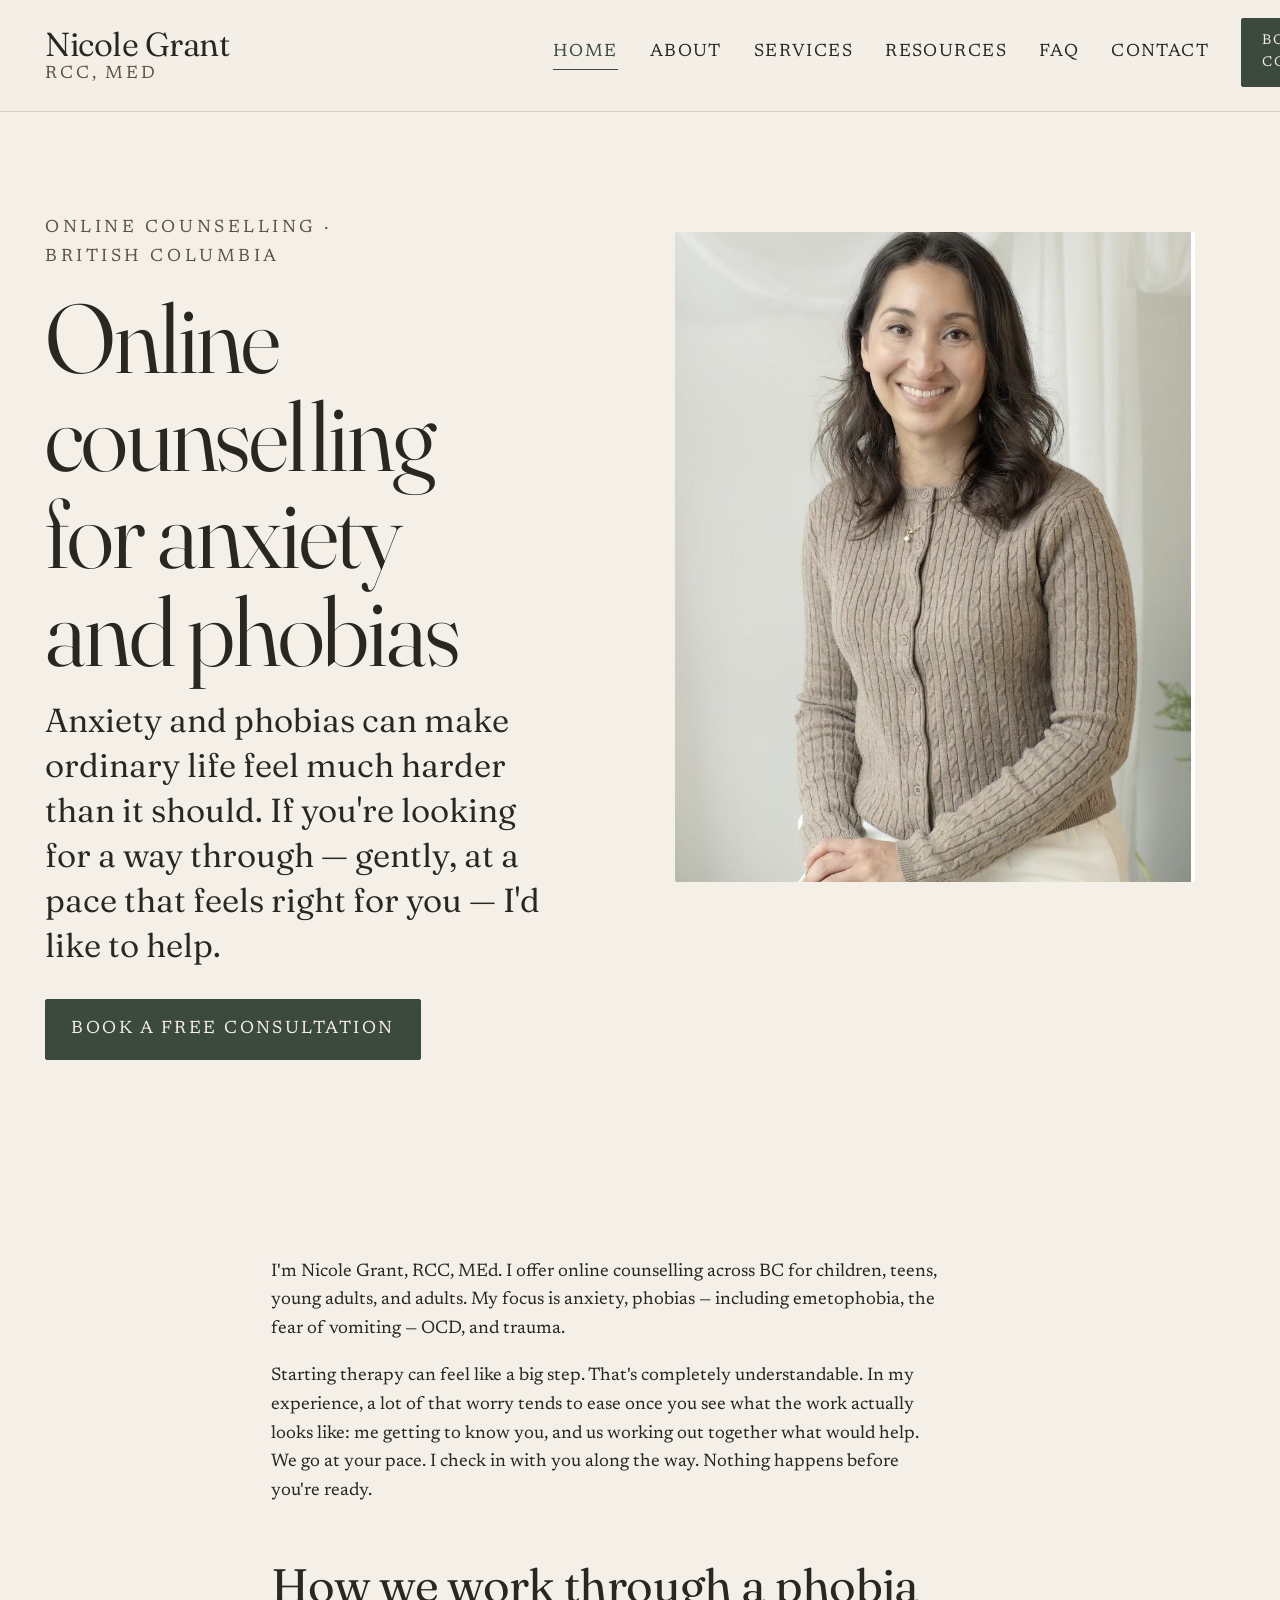
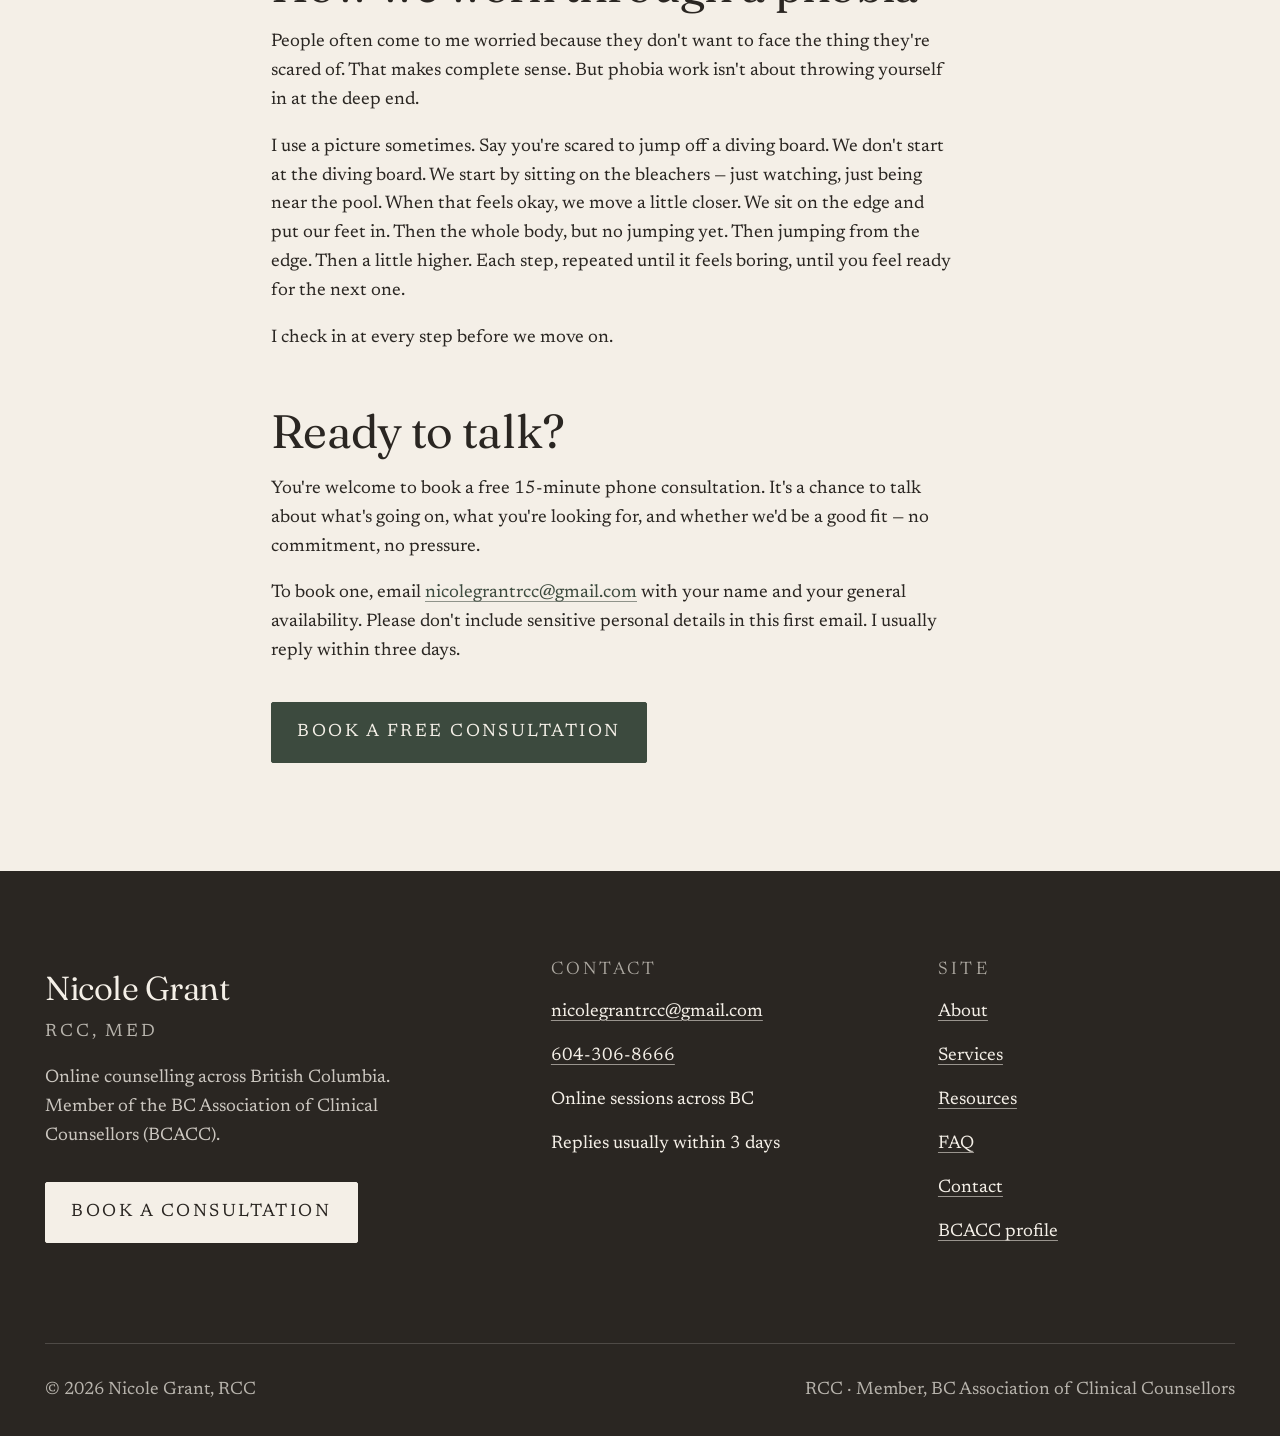
<file: index.html>
<!doctype html>
<html lang="en">
<head>
  <meta charset="utf-8" />
  <meta name="viewport" content="width=device-width, initial-scale=1" />
  <title>Nicole Grant, RCC — Online counselling in BC</title>
  <meta name="description" content="Online counselling across BC with Nicole Grant, RCC, MEd. Focus on anxiety, phobias including emetophobia, OCD, and trauma." />
  <link rel="stylesheet" href="css/site.css" />
  <link rel="preload" as="font" href="fonts/fraunces.woff2" type="font/woff2" crossorigin />
  <link rel="preload" as="font" href="fonts/newsreader.woff2" type="font/woff2" crossorigin />
</head>
<body>
  <a class="skip" href="#main">Skip to content</a>

  <!-- ============ HEADER ============ -->
  <header class="site-header">
    <div class="wrap site-header__inner">
      <a class="brand" href="index.html" aria-label="Nicole Grant, RCC, home">
        <span class="brand__name">Nicole Grant</span>
        <span class="brand__cred">RCC, MEd</span>
      </a>

      <nav class="nav" aria-label="Primary">
        <ul class="nav__list">
          <li><a class="nav__link" data-nav-link href="index.html">Home</a></li>
          <li><a class="nav__link" data-nav-link href="about.html">About</a></li>
          <li><a class="nav__link" data-nav-link href="services.html">Services</a></li>
          <li><a class="nav__link" data-nav-link href="resources.html">Resources</a></li>
          <li><a class="nav__link" data-nav-link href="faq.html">FAQ</a></li>
          <li><a class="nav__link" data-nav-link href="contact.html">Contact</a></li>
          <li><a class="btn btn--header" href="contact.html">Book a consultation</a></li>
        </ul>
      </nav>

      <button class="nav-toggle" type="button" data-nav-toggle
              aria-expanded="false" aria-controls="nav-mobile"
              aria-label="Open menu">
        <span class="nav-toggle__icon" aria-hidden="true"></span>
        <span>Menu</span>
      </button>
    </div>

    <div class="nav-mobile" id="nav-mobile" data-nav-mobile data-open="false" aria-label="Mobile navigation">
      <button class="nav-mobile__close" type="button" data-nav-close aria-label="Close menu">Close</button>
      <ul class="nav-mobile__list">
        <li><a class="nav-mobile__link" data-nav-link href="index.html">Home</a></li>
        <li><a class="nav-mobile__link" data-nav-link href="about.html">About</a></li>
        <li><a class="nav-mobile__link" data-nav-link href="services.html">Services</a></li>
        <li><a class="nav-mobile__link" data-nav-link href="resources.html">Resources</a></li>
        <li><a class="nav-mobile__link" data-nav-link href="faq.html">FAQ</a></li>
        <li><a class="nav-mobile__link" data-nav-link href="contact.html">Contact</a></li>
      </ul>
      <a class="btn" href="contact.html" style="align-self:flex-start; margin-top: 1rem;">Book a consultation</a>
    </div>
  </header>

  <!-- ============ MAIN ============ -->
  <main id="main">
    <section class="section section--hero">
      <div class="wrap">
        <div class="split">
          <div>
            <p class="page-hero__eyebrow reveal">Online counselling · British Columbia</p>
            <h1 class="reveal-2">Online counselling for anxiety and phobias</h1>
            <p class="lede reveal-3">Anxiety and phobias can make ordinary life feel much harder than it should. If you're looking for a way through — gently, at a pace that feels right for you — I'd like to help.</p>
            <p class="reveal-4"><a class="btn" href="contact.html">Book a free consultation</a></p>
          </div>
          <div class="reveal-3">
            <figure class="plate plate--portrait">
              <img src="images/headshot-primary.jpeg" alt="[PLACEHOLDER: alt text for primary headshot — confirm with Nicole]" />
            </figure>
          </div>
        </div>
      </div>
    </section>
    <section class="section">
      <div class="wrap wrap--narrow">
        <div class="prose">
          <p>I'm Nicole Grant, RCC, MEd. I offer online counselling across BC for children, teens, young adults, and adults. My focus is anxiety, phobias — including emetophobia, the fear of vomiting — OCD, and trauma.</p>
          <p>Starting therapy can feel like a big step. That's completely understandable. In my experience, a lot of that worry tends to ease once you see what the work actually looks like: me getting to know you, and us working out together what would help. We go at your pace. I check in with you along the way. Nothing happens before you're ready.</p>
          <h2>How we work through a phobia</h2>
          <p>People often come to me worried because they don't want to face the thing they're scared of. That makes complete sense. But phobia work isn't about throwing yourself in at the deep end.</p>
          <p>I use a picture sometimes. Say you're scared to jump off a diving board. We don't start at the diving board. We start by sitting on the bleachers — just watching, just being near the pool. When that feels okay, we move a little closer. We sit on the edge and put our feet in. Then the whole body, but no jumping yet. Then jumping from the edge. Then a little higher. Each step, repeated until it feels boring, until you feel ready for the next one.</p>
          <p>I check in at every step before we move on.</p>
          <h2>Ready to talk?</h2>
          <p>You're welcome to book a free 15-minute phone consultation. It's a chance to talk about what's going on, what you're looking for, and whether we'd be a good fit — no commitment, no pressure.</p>
          <p>To book one, email <a href="mailto:nicolegrantrcc@gmail.com">nicolegrantrcc@gmail.com</a> with your name and your general availability. Please don't include sensitive personal details in this first email. I usually reply within three days.</p>
          <p style="margin-top: 2rem;"><a class="btn" href="contact.html">Book a free consultation</a></p>
        </div>
      </div>
    </section>
  </main>

  <!-- ============ FOOTER ============ -->
  <footer class="site-footer">
    <div class="wrap">
      <div class="site-footer__grid">
        <div class="site-footer__brand">
          <span class="brand__name">Nicole Grant</span>
          <div class="brand__cred">RCC, MEd</div>
          <p style="margin-top: 1rem; max-width: 32ch; color: color-mix(in oklab, var(--bg) 80%, transparent);">
            Online counselling across British Columbia. Member of the BC Association of Clinical Counsellors (BCACC).
          </p>
          <div class="site-footer__cta">
            <a class="btn" href="contact.html">Book a consultation</a>
          </div>
        </div>

        <div>
          <h2 class="site-footer__title">Contact</h2>
          <ul class="site-footer__list">
            <li><a href="mailto:nicolegrantrcc@gmail.com">nicolegrantrcc@gmail.com</a></li>
            <li><a href="tel:+16043068666">604-306-8666</a></li>
            <li>Online sessions across BC</li>
            <li>Replies usually within 3 days</li>
          </ul>
        </div>

        <div>
          <h2 class="site-footer__title">Site</h2>
          <ul class="site-footer__list">
            <li><a href="about.html">About</a></li>
            <li><a href="services.html">Services</a></li>
            <li><a href="resources.html">Resources</a></li>
            <li><a href="faq.html">FAQ</a></li>
            <li><a href="contact.html">Contact</a></li>
            <li><a href="https://bcacc.ca/counsellors/nicole-grant/" rel="noopener">BCACC profile</a></li>
          </ul>
        </div>
      </div>

      <div class="site-footer__legal">
        <span>© <span data-current-year>2026</span> Nicole Grant, RCC</span>
        <span>RCC · Member, BC Association of Clinical Counsellors</span>
      </div>
    </div>
  </footer>

  <script defer src="js/site.js"></script>
  <script>
    // Inline year update so the footer is correct without depending on site.js loading first.
    document.querySelectorAll("[data-current-year]").forEach(function (el) {
      el.textContent = new Date().getFullYear();
    });
  </script>
</body>
</html>
</file>
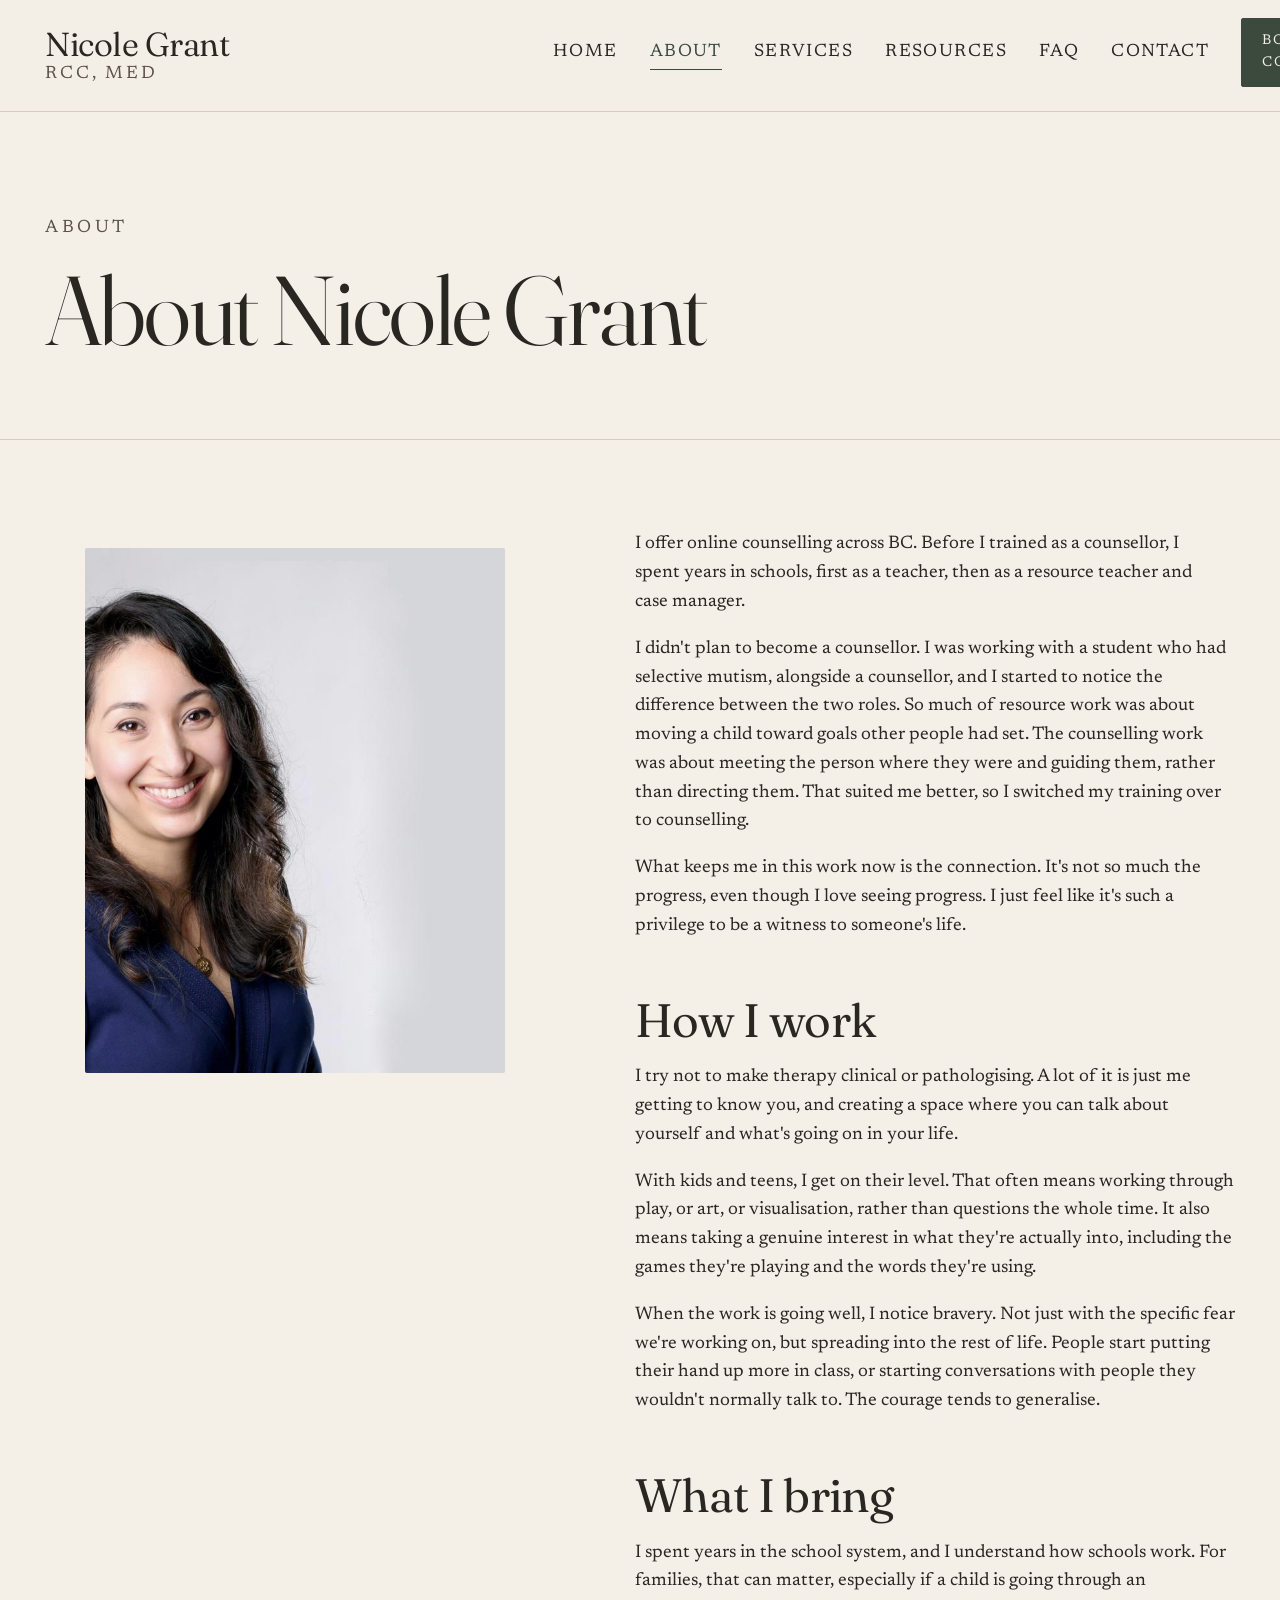
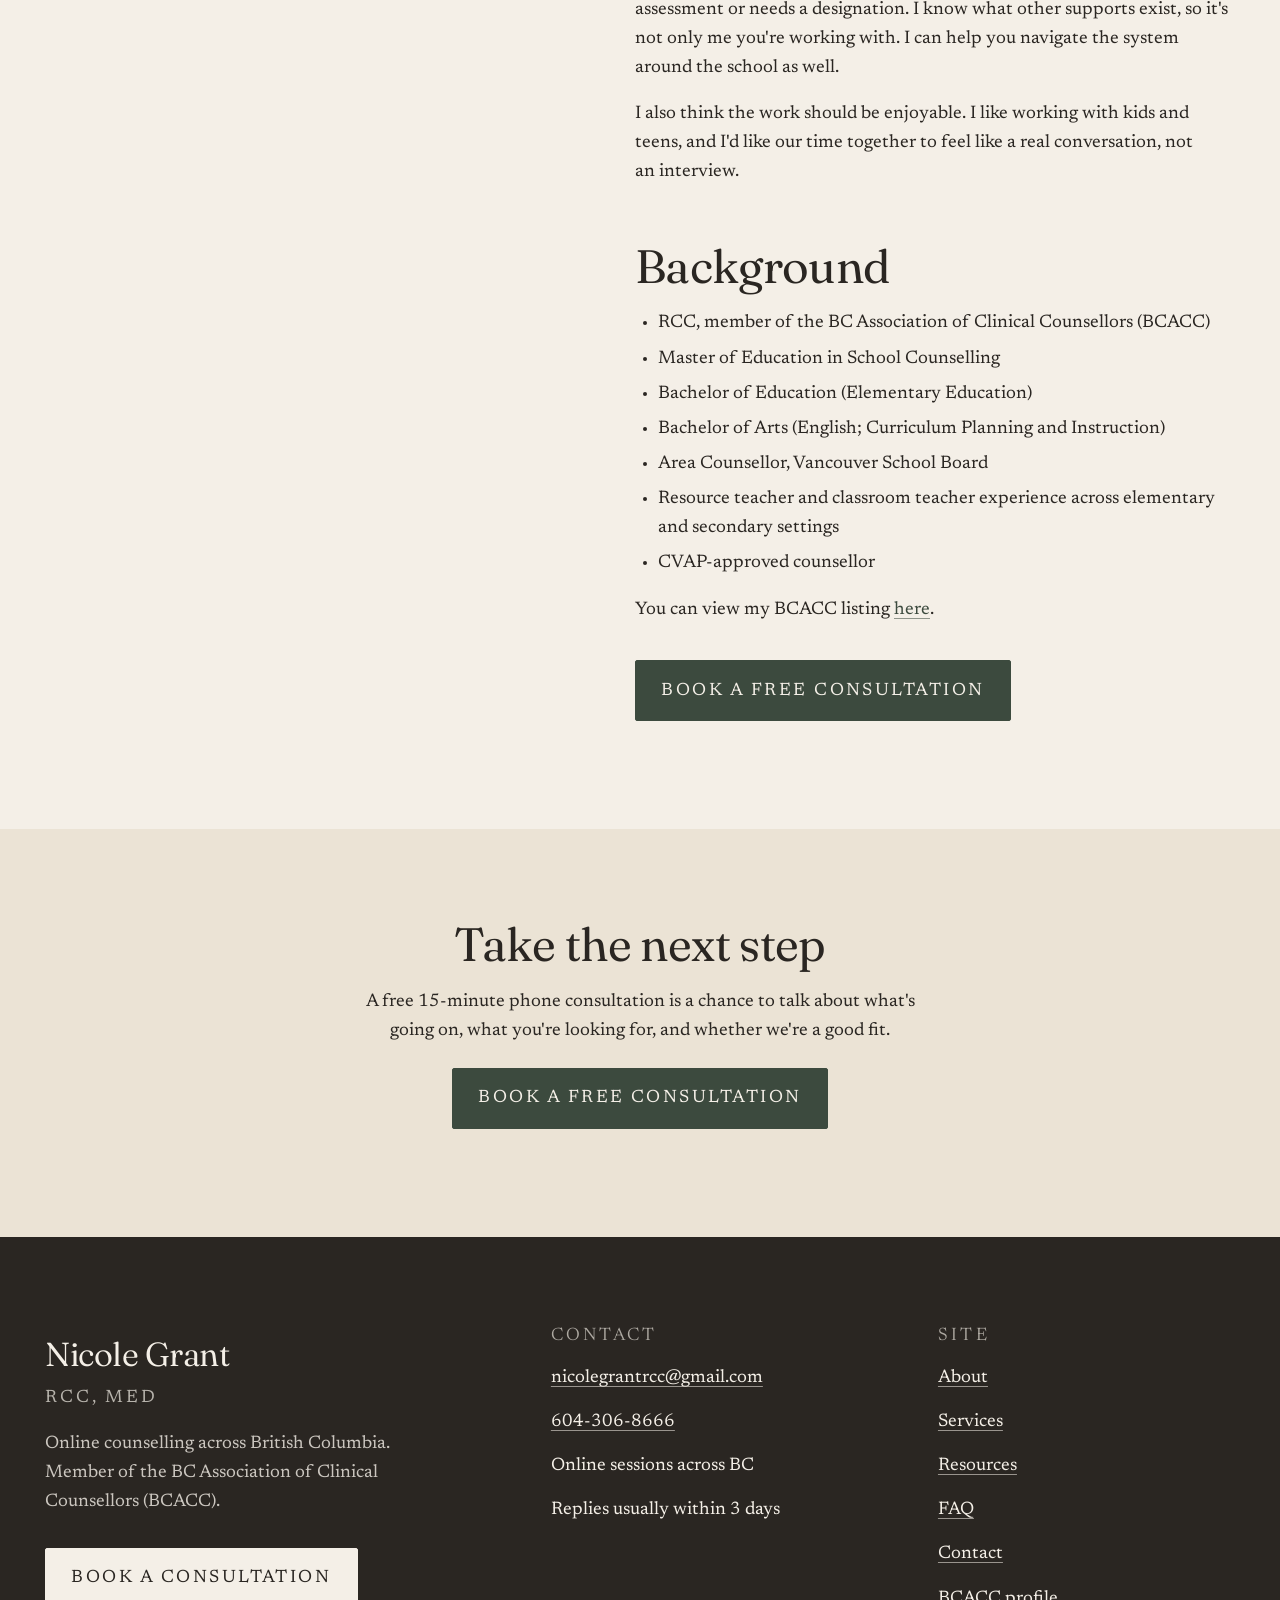
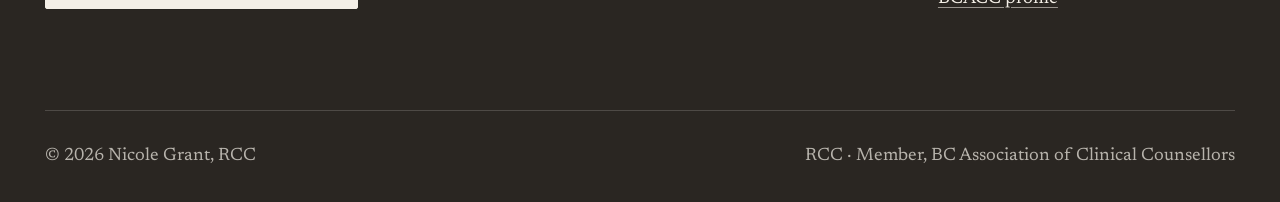
<file: about.html>
<!doctype html>
<html lang="en">
<head>
  <meta charset="utf-8" />
  <meta name="viewport" content="width=device-width, initial-scale=1" />
  <title>About Nicole Grant, RCC — Online counsellor, BC</title>
  <meta name="description" content="Nicole Grant, RCC, MEd. Background, approach, and how she works with anxiety, phobias, OCD, and trauma online across BC." />
  <link rel="stylesheet" href="css/site.css" />
  <link rel="preload" as="font" href="fonts/fraunces.woff2" type="font/woff2" crossorigin />
  <link rel="preload" as="font" href="fonts/newsreader.woff2" type="font/woff2" crossorigin />
</head>
<body>
  <a class="skip" href="#main">Skip to content</a>

  <!-- ============ HEADER ============ -->
  <header class="site-header">
    <div class="wrap site-header__inner">
      <a class="brand" href="index.html" aria-label="Nicole Grant, RCC, home">
        <span class="brand__name">Nicole Grant</span>
        <span class="brand__cred">RCC, MEd</span>
      </a>

      <nav class="nav" aria-label="Primary">
        <ul class="nav__list">
          <li><a class="nav__link" data-nav-link href="index.html">Home</a></li>
          <li><a class="nav__link" data-nav-link href="about.html">About</a></li>
          <li><a class="nav__link" data-nav-link href="services.html">Services</a></li>
          <li><a class="nav__link" data-nav-link href="resources.html">Resources</a></li>
          <li><a class="nav__link" data-nav-link href="faq.html">FAQ</a></li>
          <li><a class="nav__link" data-nav-link href="contact.html">Contact</a></li>
          <li><a class="btn btn--header" href="contact.html">Book a consultation</a></li>
        </ul>
      </nav>

      <button class="nav-toggle" type="button" data-nav-toggle
              aria-expanded="false" aria-controls="nav-mobile"
              aria-label="Open menu">
        <span class="nav-toggle__icon" aria-hidden="true"></span>
        <span>Menu</span>
      </button>
    </div>

    <div class="nav-mobile" id="nav-mobile" data-nav-mobile data-open="false" aria-label="Mobile navigation">
      <button class="nav-mobile__close" type="button" data-nav-close aria-label="Close menu">Close</button>
      <ul class="nav-mobile__list">
        <li><a class="nav-mobile__link" data-nav-link href="index.html">Home</a></li>
        <li><a class="nav-mobile__link" data-nav-link href="about.html">About</a></li>
        <li><a class="nav-mobile__link" data-nav-link href="services.html">Services</a></li>
        <li><a class="nav-mobile__link" data-nav-link href="resources.html">Resources</a></li>
        <li><a class="nav-mobile__link" data-nav-link href="faq.html">FAQ</a></li>
        <li><a class="nav-mobile__link" data-nav-link href="contact.html">Contact</a></li>
      </ul>
      <a class="btn" href="contact.html" style="align-self:flex-start; margin-top: 1rem;">Book a consultation</a>
    </div>
  </header>

  <!-- ============ MAIN ============ -->
  <main id="main">
    <section class="page-hero">
      <div class="wrap">
        <p class="page-hero__eyebrow reveal">About</p>
        <h1 class="reveal-2">About Nicole Grant</h1>
      </div>
    </section>

    <section class="section">
      <div class="wrap">
        <div class="split">
          <div class="reveal">
            <figure class="plate plate--portrait">
              <img src="images/headshot-1.jpeg" alt="[PLACEHOLDER: alt text for About headshot — confirm with Nicole]" />
            </figure>
          </div>
          <div class="prose reveal-2">
            <p>I offer online counselling across BC. Before I trained as a counsellor, I spent years in schools, first as a teacher, then as a resource teacher and case manager.</p>
            <p>I didn't plan to become a counsellor. I was working with a student who had selective mutism, alongside a counsellor, and I started to notice the difference between the two roles. So much of resource work was about moving a child toward goals other people had set. The counselling work was about meeting the person where they were and guiding them, rather than directing them. That suited me better, so I switched my training over to counselling.</p>
            <p>What keeps me in this work now is the connection. It's not so much the progress, even though I love seeing progress. I just feel like it's such a privilege to be a witness to someone's life.</p>
            <h2>How I work</h2>
            <p>I try not to make therapy clinical or pathologising. A lot of it is just me getting to know you, and creating a space where you can talk about yourself and what's going on in your life.</p>
            <p>With kids and teens, I get on their level. That often means working through play, or art, or visualisation, rather than questions the whole time. It also means taking a genuine interest in what they're actually into, including the games they're playing and the words they're using.</p>
            <p>When the work is going well, I notice bravery. Not just with the specific fear we're working on, but spreading into the rest of life. People start putting their hand up more in class, or starting conversations with people they wouldn't normally talk to. The courage tends to generalise.</p>
            <h2>What I bring</h2>
            <p>I spent years in the school system, and I understand how schools work. For families, that can matter, especially if a child is going through an assessment or needs a designation. I know what other supports exist, so it's not only me you're working with. I can help you navigate the system around the school as well.</p>
            <p>I also think the work should be enjoyable. I like working with kids and teens, and I'd like our time together to feel like a real conversation, not an interview.</p>
            <h2>Background</h2>
            <ul>
    <li>RCC, member of the BC Association of Clinical Counsellors (BCACC)</li>
    <li>Master of Education in School Counselling</li>
    <li>Bachelor of Education (Elementary Education)</li>
    <li>Bachelor of Arts (English; Curriculum Planning and Instruction)</li>
    <li>Area Counsellor, Vancouver School Board</li>
    <li>Resource teacher and classroom teacher experience across elementary and secondary settings</li>
    <li>CVAP-approved counsellor</li>
  </ul>
            <p>You can view my BCACC listing <a href="https://bcacc.ca/counsellors/nicole-grant/">here</a>.</p>
            <p style="margin-top: 2rem;"><a class="btn" href="contact.html">Book a free consultation</a></p>
          </div>
        </div>
      </div>
    </section>

    <section class="cta-strip">
      <div class="wrap wrap--reading">
        <h2>Take the next step</h2>
        <p>A free 15-minute phone consultation is a chance to talk about what's going on, what you're looking for, and whether we're a good fit.</p>
        <p style="margin-top: 1.25rem;"><a class="btn" href="contact.html">Book a free consultation</a></p>
      </div>
    </section>
  </main>

  <!-- ============ FOOTER ============ -->
  <footer class="site-footer">
    <div class="wrap">
      <div class="site-footer__grid">
        <div class="site-footer__brand">
          <span class="brand__name">Nicole Grant</span>
          <div class="brand__cred">RCC, MEd</div>
          <p style="margin-top: 1rem; max-width: 32ch; color: color-mix(in oklab, var(--bg) 80%, transparent);">
            Online counselling across British Columbia. Member of the BC Association of Clinical Counsellors (BCACC).
          </p>
          <div class="site-footer__cta">
            <a class="btn" href="contact.html">Book a consultation</a>
          </div>
        </div>

        <div>
          <h2 class="site-footer__title">Contact</h2>
          <ul class="site-footer__list">
            <li><a href="mailto:nicolegrantrcc@gmail.com">nicolegrantrcc@gmail.com</a></li>
            <li><a href="tel:+16043068666">604-306-8666</a></li>
            <li>Online sessions across BC</li>
            <li>Replies usually within 3 days</li>
          </ul>
        </div>

        <div>
          <h2 class="site-footer__title">Site</h2>
          <ul class="site-footer__list">
            <li><a href="about.html">About</a></li>
            <li><a href="services.html">Services</a></li>
            <li><a href="resources.html">Resources</a></li>
            <li><a href="faq.html">FAQ</a></li>
            <li><a href="contact.html">Contact</a></li>
            <li><a href="https://bcacc.ca/counsellors/nicole-grant/" rel="noopener">BCACC profile</a></li>
          </ul>
        </div>
      </div>

      <div class="site-footer__legal">
        <span>© <span data-current-year>2026</span> Nicole Grant, RCC</span>
        <span>RCC · Member, BC Association of Clinical Counsellors</span>
      </div>
    </div>
  </footer>

  <script defer src="js/site.js"></script>
  <script>
    document.querySelectorAll("[data-current-year]").forEach(function (el) {
      el.textContent = new Date().getFullYear();
    });
  </script>
</body>
</html>
</file>
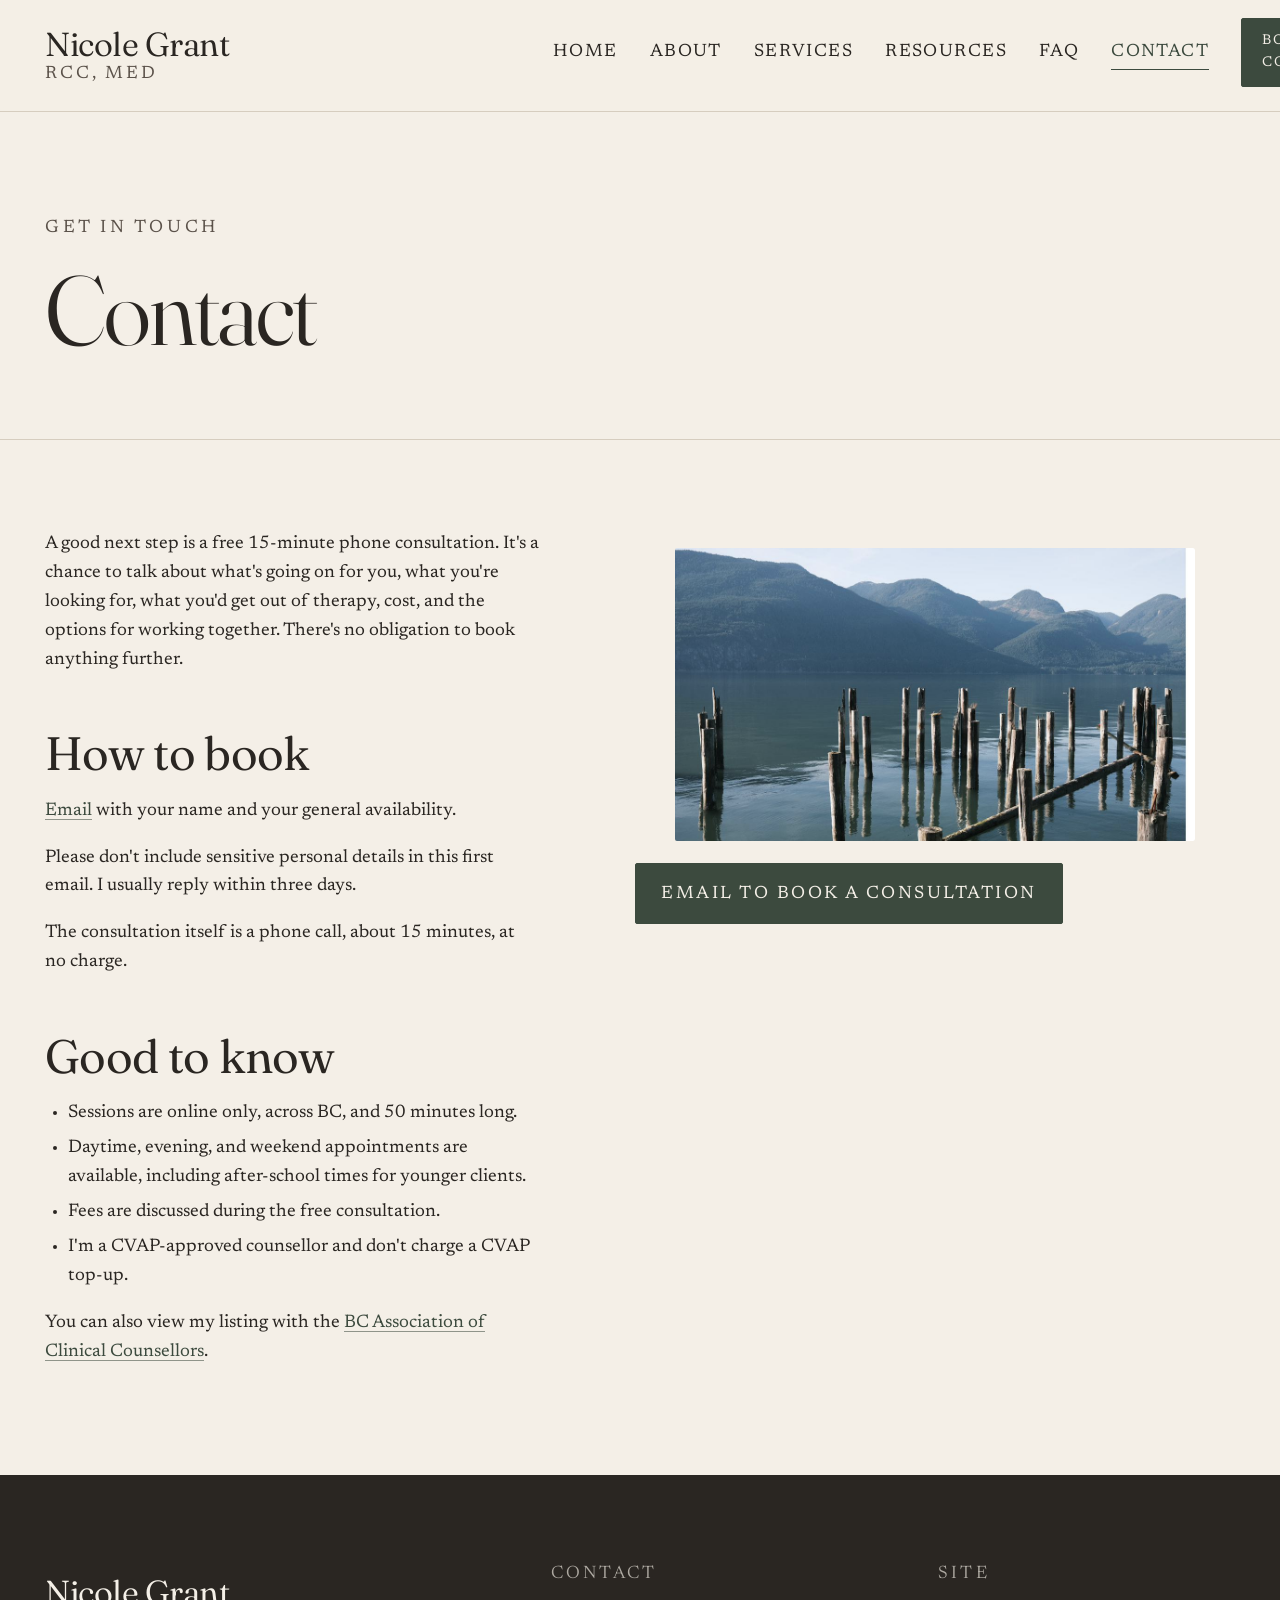
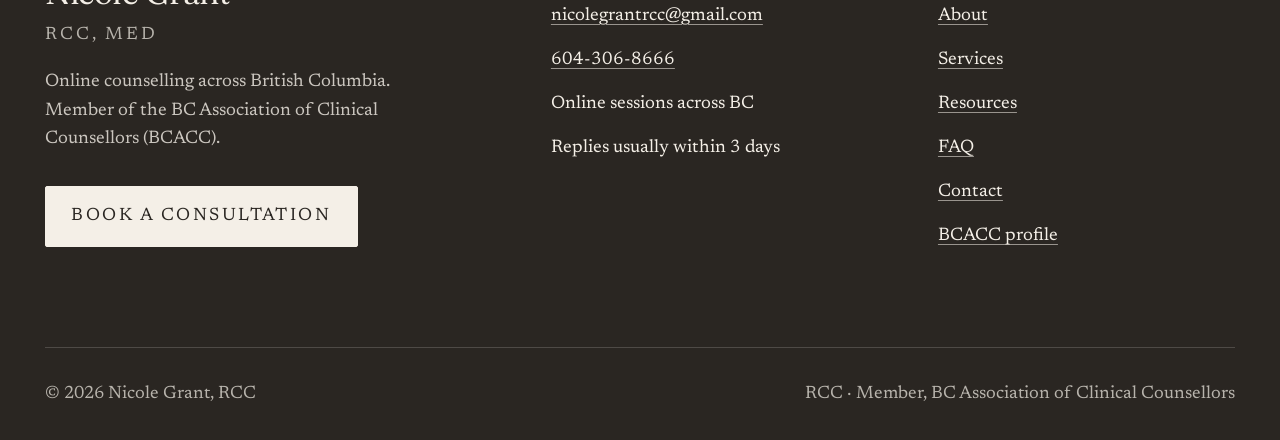
<file: contact.html>
<!doctype html>
<html lang="en">
<head>
  <meta charset="utf-8" />
  <meta name="viewport" content="width=device-width, initial-scale=1" />
  <title>Contact — Nicole Grant, RCC</title>
  <meta name="description" content="Book a free 15-minute consultation with Nicole Grant, RCC. Online counselling across BC." />
  <link rel="stylesheet" href="css/site.css" />
  <link rel="preload" as="font" href="fonts/fraunces.woff2" type="font/woff2" crossorigin />
  <link rel="preload" as="font" href="fonts/newsreader.woff2" type="font/woff2" crossorigin />
</head>
<body>
  <a class="skip" href="#main">Skip to content</a>

  <!-- ============ HEADER ============ -->
  <header class="site-header">
    <div class="wrap site-header__inner">
      <a class="brand" href="index.html" aria-label="Nicole Grant, RCC, home">
        <span class="brand__name">Nicole Grant</span>
        <span class="brand__cred">RCC, MEd</span>
      </a>

      <nav class="nav" aria-label="Primary">
        <ul class="nav__list">
          <li><a class="nav__link" data-nav-link href="index.html">Home</a></li>
          <li><a class="nav__link" data-nav-link href="about.html">About</a></li>
          <li><a class="nav__link" data-nav-link href="services.html">Services</a></li>
          <li><a class="nav__link" data-nav-link href="resources.html">Resources</a></li>
          <li><a class="nav__link" data-nav-link href="faq.html">FAQ</a></li>
          <li><a class="nav__link" data-nav-link href="contact.html">Contact</a></li>
          <li><a class="btn btn--header" href="contact.html">Book a consultation</a></li>
        </ul>
      </nav>

      <button class="nav-toggle" type="button" data-nav-toggle
              aria-expanded="false" aria-controls="nav-mobile"
              aria-label="Open menu">
        <span class="nav-toggle__icon" aria-hidden="true"></span>
        <span>Menu</span>
      </button>
    </div>

    <div class="nav-mobile" id="nav-mobile" data-nav-mobile data-open="false" aria-label="Mobile navigation">
      <button class="nav-mobile__close" type="button" data-nav-close aria-label="Close menu">Close</button>
      <ul class="nav-mobile__list">
        <li><a class="nav-mobile__link" data-nav-link href="index.html">Home</a></li>
        <li><a class="nav-mobile__link" data-nav-link href="about.html">About</a></li>
        <li><a class="nav-mobile__link" data-nav-link href="services.html">Services</a></li>
        <li><a class="nav-mobile__link" data-nav-link href="resources.html">Resources</a></li>
        <li><a class="nav-mobile__link" data-nav-link href="faq.html">FAQ</a></li>
        <li><a class="nav-mobile__link" data-nav-link href="contact.html">Contact</a></li>
      </ul>
      <a class="btn" href="contact.html" style="align-self:flex-start; margin-top: 1rem;">Book a consultation</a>
    </div>
  </header>

  <!-- ============ MAIN ============ -->
  <main id="main">
    <section class="page-hero">
      <div class="wrap">
        <p class="page-hero__eyebrow reveal">Get in touch</p>
        <h1 class="reveal-2">Contact</h1>
      </div>
    </section>

    <section class="section">
      <div class="wrap">
        <div class="split">
          <div class="prose reveal">
            <p>A good next step is a free 15-minute phone consultation. It's a chance to talk about what's going on for you, what you're looking for, what you'd get out of therapy, cost, and the options for working together. There's no obligation to book anything further.</p>
            <h2>How to book</h2>
            <p><a href="mailto:nicolegrantrcc@gmail.com">Email</a> with your name and your general availability.</p>
            <p>Please don't include sensitive personal details in this first email. I usually reply within three days.</p>
            <p>The consultation itself is a phone call, about 15 minutes, at no charge.</p>
            <h2>Good to know</h2>
            <ul>
    <li>Sessions are online only, across BC, and 50 minutes long.</li>
    <li>Daytime, evening, and weekend appointments are available, including after-school times for younger clients.</li>
    <li>Fees are discussed during the free consultation.</li>
    <li>I'm a CVAP-approved counsellor and don't charge a CVAP top-up.</li>
  </ul>
            <p>You can also view my listing with the <a href="https://bcacc.ca/counsellors/nicole-grant/">BC Association of Clinical Counsellors</a>.</p>
          </div>
          <div class="reveal-2">
            <figure class="plate plate--landscape">
              <img src="images/site-pier.jpg" alt="Calm coastal landscape with wooden pier posts at low tide, mountains in the distance." />
            </figure>
            <p style="margin-top: 1.25rem;">
              <a class="btn" href="mailto:nicolegrantrcc@gmail.com?subject=Free%20consultation%20enquiry">Email to book a consultation</a>
            </p>
          </div>
        </div>
      </div>
    </section>
  </main>

  <!-- ============ FOOTER ============ -->
  <footer class="site-footer">
    <div class="wrap">
      <div class="site-footer__grid">
        <div class="site-footer__brand">
          <span class="brand__name">Nicole Grant</span>
          <div class="brand__cred">RCC, MEd</div>
          <p style="margin-top: 1rem; max-width: 32ch; color: color-mix(in oklab, var(--bg) 80%, transparent);">
            Online counselling across British Columbia. Member of the BC Association of Clinical Counsellors (BCACC).
          </p>
          <div class="site-footer__cta">
            <a class="btn" href="contact.html">Book a consultation</a>
          </div>
        </div>

        <div>
          <h2 class="site-footer__title">Contact</h2>
          <ul class="site-footer__list">
            <li><a href="mailto:nicolegrantrcc@gmail.com">nicolegrantrcc@gmail.com</a></li>
            <li><a href="tel:+16043068666">604-306-8666</a></li>
            <li>Online sessions across BC</li>
            <li>Replies usually within 3 days</li>
          </ul>
        </div>

        <div>
          <h2 class="site-footer__title">Site</h2>
          <ul class="site-footer__list">
            <li><a href="about.html">About</a></li>
            <li><a href="services.html">Services</a></li>
            <li><a href="resources.html">Resources</a></li>
            <li><a href="faq.html">FAQ</a></li>
            <li><a href="contact.html">Contact</a></li>
            <li><a href="https://bcacc.ca/counsellors/nicole-grant/" rel="noopener">BCACC profile</a></li>
          </ul>
        </div>
      </div>

      <div class="site-footer__legal">
        <span>© <span data-current-year>2026</span> Nicole Grant, RCC</span>
        <span>RCC · Member, BC Association of Clinical Counsellors</span>
      </div>
    </div>
  </footer>

  <script defer src="js/site.js"></script>
  <script>
    document.querySelectorAll("[data-current-year]").forEach(function (el) {
      el.textContent = new Date().getFullYear();
    });
  </script>
</body>
</html>
</file>
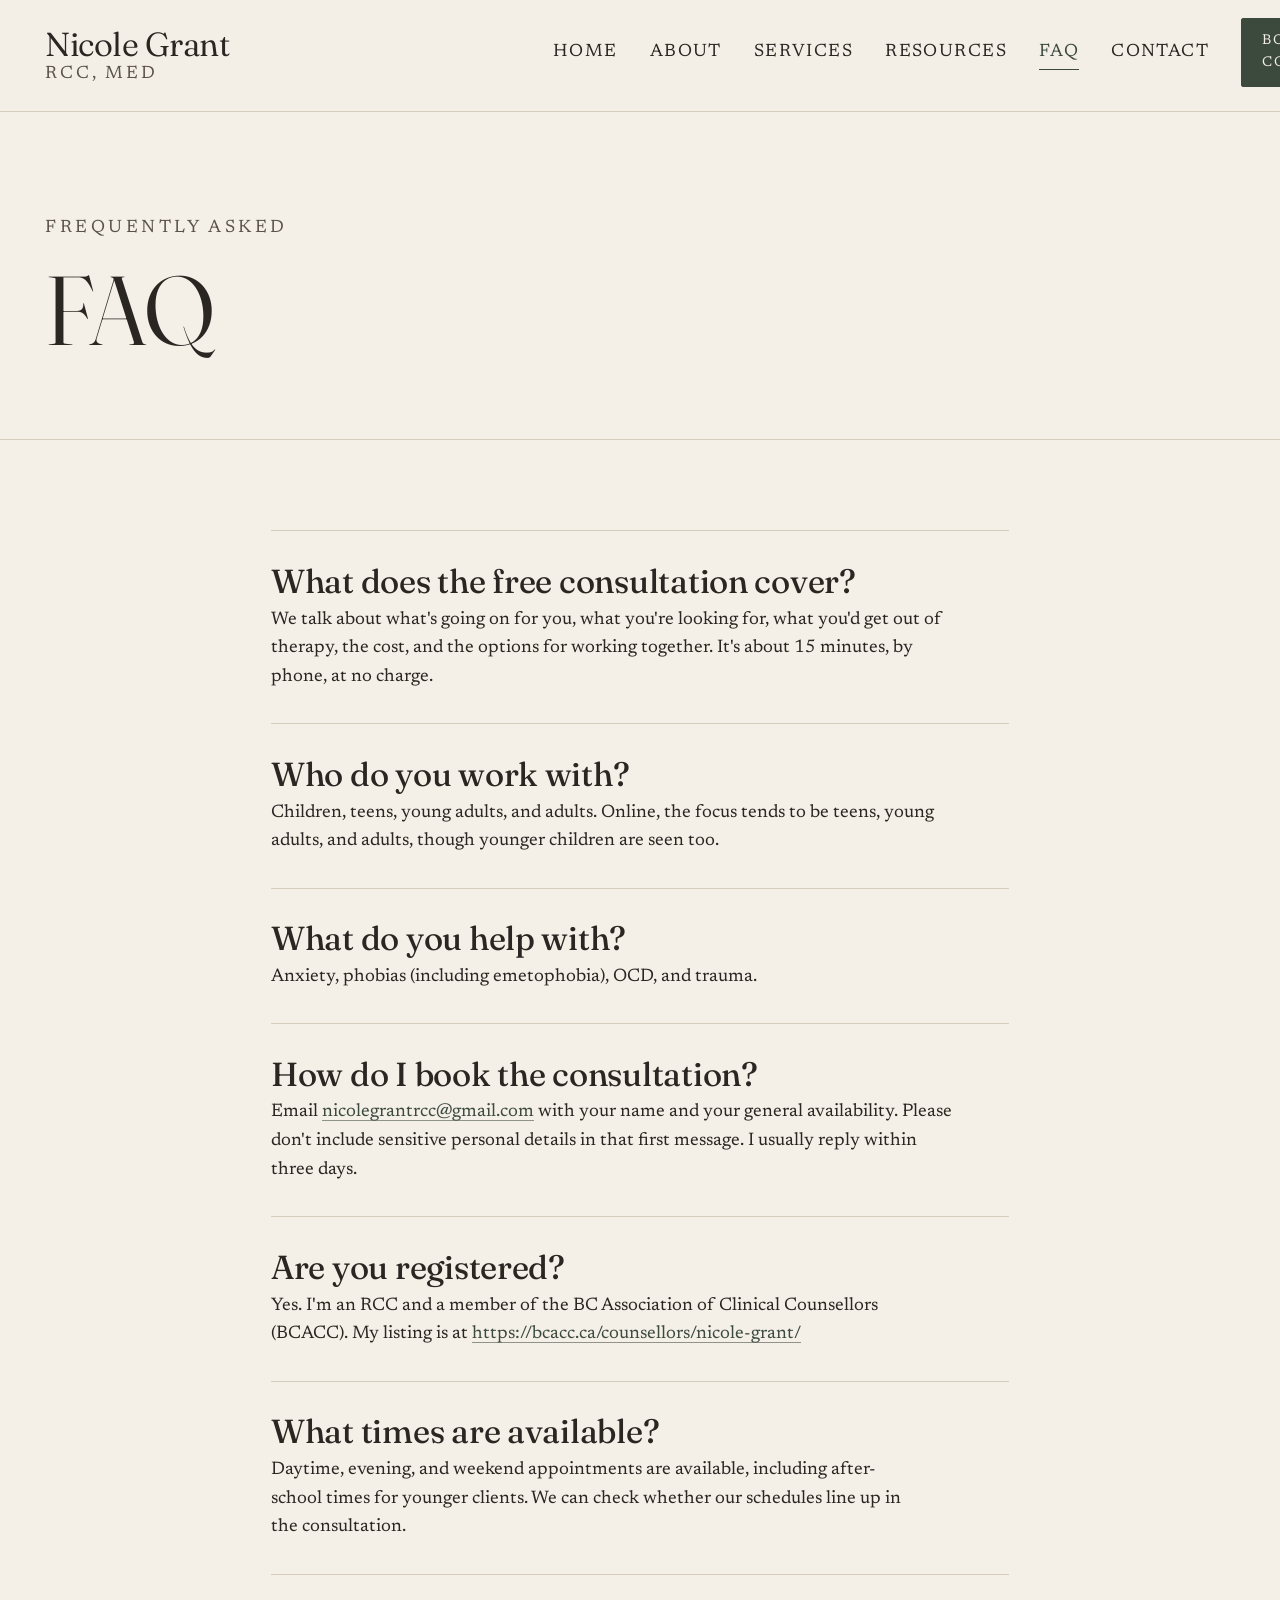
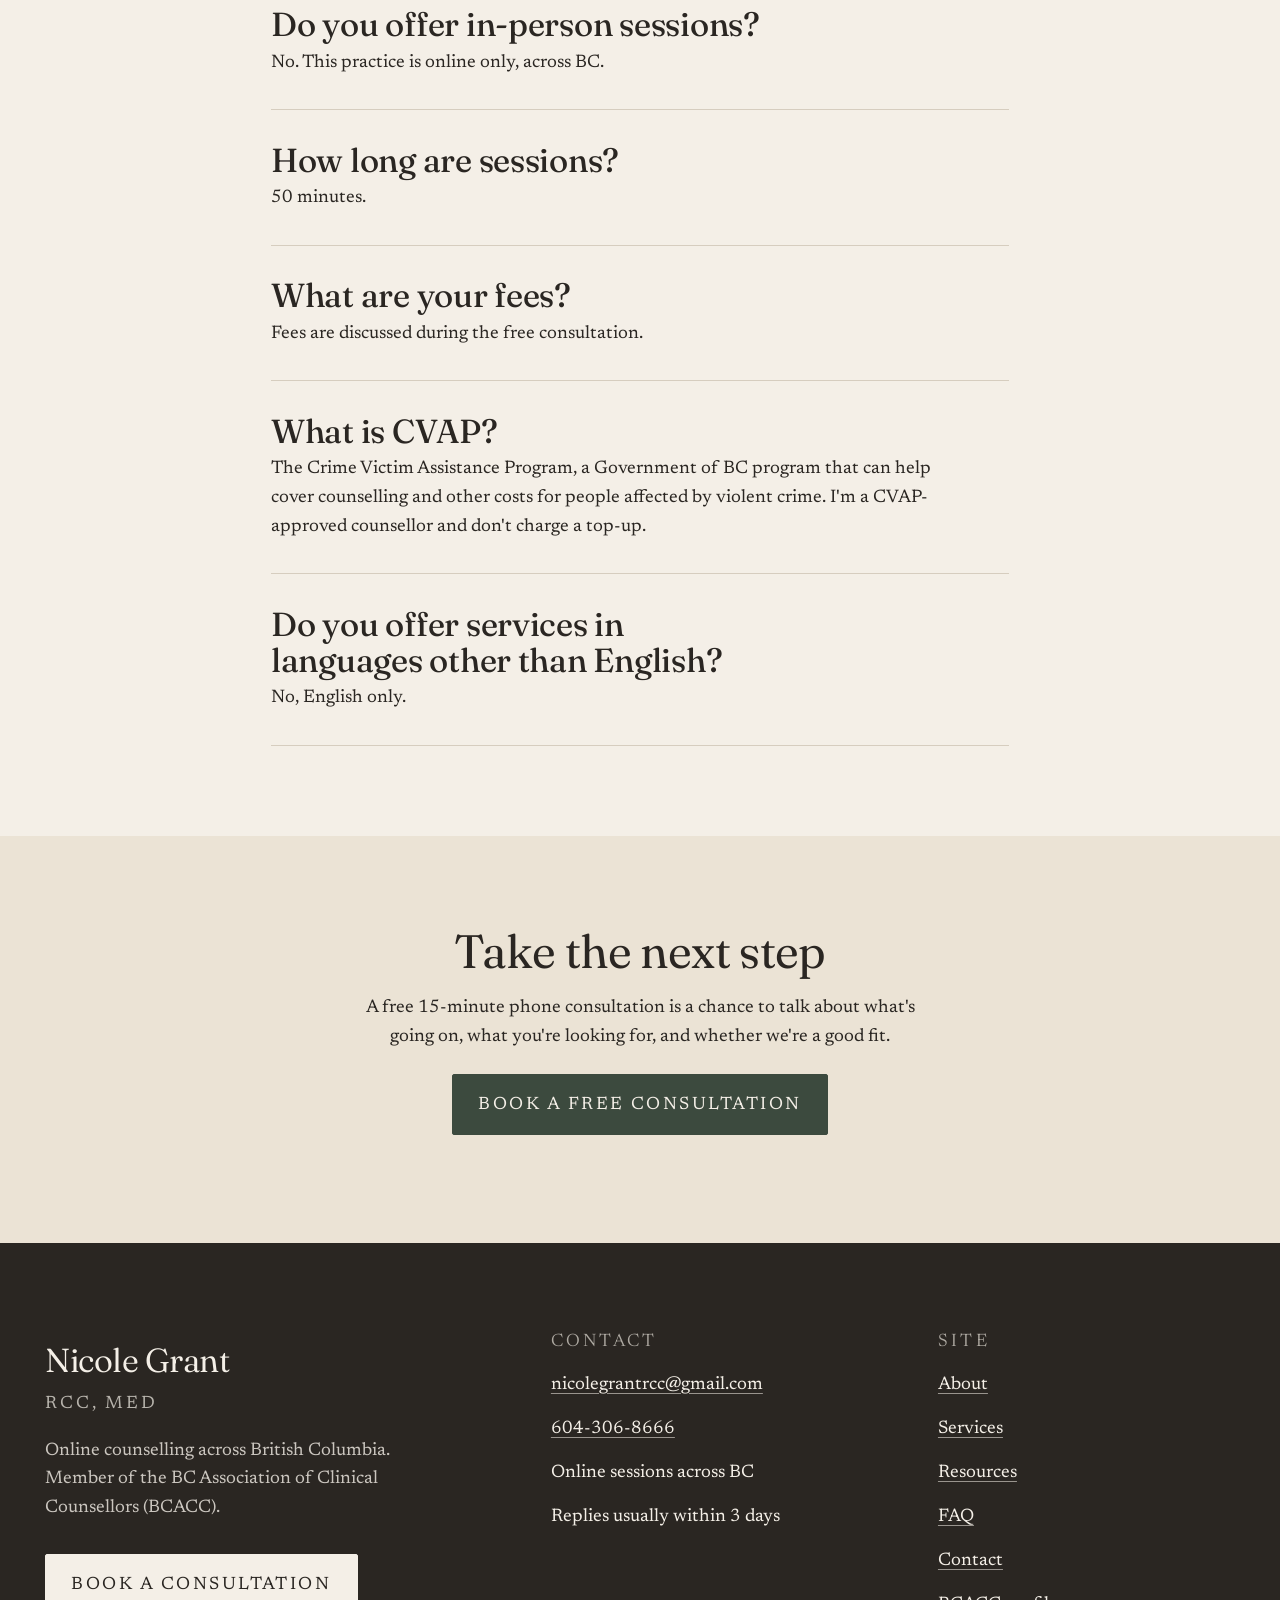
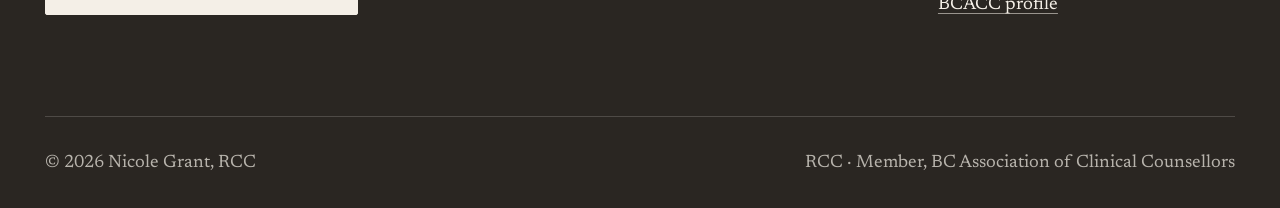
<file: faq.html>
<!doctype html>
<html lang="en">
<head>
  <meta charset="utf-8" />
  <meta name="viewport" content="width=device-width, initial-scale=1" />
  <title>FAQ — Nicole Grant, RCC</title>
  <meta name="description" content="Common questions about working with Nicole Grant, RCC: sessions, fees, CVAP, scheduling, and more." />
  <link rel="stylesheet" href="css/site.css" />
  <link rel="preload" as="font" href="fonts/fraunces.woff2" type="font/woff2" crossorigin />
  <link rel="preload" as="font" href="fonts/newsreader.woff2" type="font/woff2" crossorigin />
</head>
<body>
  <a class="skip" href="#main">Skip to content</a>

  <!-- ============ HEADER ============ -->
  <header class="site-header">
    <div class="wrap site-header__inner">
      <a class="brand" href="index.html" aria-label="Nicole Grant, RCC, home">
        <span class="brand__name">Nicole Grant</span>
        <span class="brand__cred">RCC, MEd</span>
      </a>

      <nav class="nav" aria-label="Primary">
        <ul class="nav__list">
          <li><a class="nav__link" data-nav-link href="index.html">Home</a></li>
          <li><a class="nav__link" data-nav-link href="about.html">About</a></li>
          <li><a class="nav__link" data-nav-link href="services.html">Services</a></li>
          <li><a class="nav__link" data-nav-link href="resources.html">Resources</a></li>
          <li><a class="nav__link" data-nav-link href="faq.html">FAQ</a></li>
          <li><a class="nav__link" data-nav-link href="contact.html">Contact</a></li>
          <li><a class="btn btn--header" href="contact.html">Book a consultation</a></li>
        </ul>
      </nav>

      <button class="nav-toggle" type="button" data-nav-toggle
              aria-expanded="false" aria-controls="nav-mobile"
              aria-label="Open menu">
        <span class="nav-toggle__icon" aria-hidden="true"></span>
        <span>Menu</span>
      </button>
    </div>

    <div class="nav-mobile" id="nav-mobile" data-nav-mobile data-open="false" aria-label="Mobile navigation">
      <button class="nav-mobile__close" type="button" data-nav-close aria-label="Close menu">Close</button>
      <ul class="nav-mobile__list">
        <li><a class="nav-mobile__link" data-nav-link href="index.html">Home</a></li>
        <li><a class="nav-mobile__link" data-nav-link href="about.html">About</a></li>
        <li><a class="nav-mobile__link" data-nav-link href="services.html">Services</a></li>
        <li><a class="nav-mobile__link" data-nav-link href="resources.html">Resources</a></li>
        <li><a class="nav-mobile__link" data-nav-link href="faq.html">FAQ</a></li>
        <li><a class="nav-mobile__link" data-nav-link href="contact.html">Contact</a></li>
      </ul>
      <a class="btn" href="contact.html" style="align-self:flex-start; margin-top: 1rem;">Book a consultation</a>
    </div>
  </header>

  <!-- ============ MAIN ============ -->
  <main id="main">
    <section class="page-hero">
      <div class="wrap">
        <p class="page-hero__eyebrow reveal">Frequently asked</p>
        <h1 class="reveal-2">FAQ</h1>
      </div>
    </section>

    <section class="section">
      <div class="wrap wrap--narrow">
        <div class="card">
          <h3>What does the free consultation cover?</h3>
          <p>We talk about what's going on for you, what you're looking for, what you'd get out of therapy, the cost, and the options for working together. It's about 15 minutes, by phone, at no charge.</p>
        </div>
        <div class="card">
          <h3>Who do you work with?</h3>
          <p>Children, teens, young adults, and adults. Online, the focus tends to be teens, young adults, and adults, though younger children are seen too.</p>
        </div>
        <div class="card">
          <h3>What do you help with?</h3>
          <p>Anxiety, phobias (including emetophobia), OCD, and trauma.</p>
        </div>
        <div class="card">
          <h3>How do I book the consultation?</h3>
          <p>Email <a href="mailto:nicolegrantrcc@gmail.com">nicolegrantrcc@gmail.com</a> with your name and your general availability. Please don't include sensitive personal details in that first message. I usually reply within three days.</p>
        </div>
        <div class="card">
          <h3>Are you registered?</h3>
          <p>Yes. I'm an RCC and a member of the BC Association of Clinical Counsellors (BCACC). My listing is at <a href="https://bcacc.ca/counsellors/nicole-grant/">https://bcacc.ca/counsellors/nicole-grant/</a></p>
        </div>
        <div class="card">
          <h3>What times are available?</h3>
          <p>Daytime, evening, and weekend appointments are available, including after-school times for younger clients. We can check whether our schedules line up in the consultation.</p>
        </div>
        <div class="card">
          <h3>Do you offer in-person sessions?</h3>
          <p>No. This practice is online only, across BC.</p>
        </div>
        <div class="card">
          <h3>How long are sessions?</h3>
          <p>50 minutes.</p>
        </div>
        <div class="card">
          <h3>What are your fees?</h3>
          <p>Fees are discussed during the free consultation.</p>
        </div>
<div class="card">
          <h3>What is CVAP?</h3>
          <p>The Crime Victim Assistance Program, a Government of BC program that can help cover counselling and other costs for people affected by violent crime. I'm a CVAP-approved counsellor and don't charge a top-up.</p>
        </div>
        <div class="card">
          <h3>Do you offer services in languages other than English?</h3>
          <p>No, English only.</p>
        </div>
      </div>
    </section>

    <section class="cta-strip">
      <div class="wrap wrap--reading">
        <h2>Take the next step</h2>
        <p>A free 15-minute phone consultation is a chance to talk about what's going on, what you're looking for, and whether we're a good fit.</p>
        <p style="margin-top: 1.25rem;"><a class="btn" href="contact.html">Book a free consultation</a></p>
      </div>
    </section>
  </main>

  <!-- ============ FOOTER ============ -->
  <footer class="site-footer">
    <div class="wrap">
      <div class="site-footer__grid">
        <div class="site-footer__brand">
          <span class="brand__name">Nicole Grant</span>
          <div class="brand__cred">RCC, MEd</div>
          <p style="margin-top: 1rem; max-width: 32ch; color: color-mix(in oklab, var(--bg) 80%, transparent);">
            Online counselling across British Columbia. Member of the BC Association of Clinical Counsellors (BCACC).
          </p>
          <div class="site-footer__cta">
            <a class="btn" href="contact.html">Book a consultation</a>
          </div>
        </div>

        <div>
          <h2 class="site-footer__title">Contact</h2>
          <ul class="site-footer__list">
            <li><a href="mailto:nicolegrantrcc@gmail.com">nicolegrantrcc@gmail.com</a></li>
            <li><a href="tel:+16043068666">604-306-8666</a></li>
            <li>Online sessions across BC</li>
            <li>Replies usually within 3 days</li>
          </ul>
        </div>

        <div>
          <h2 class="site-footer__title">Site</h2>
          <ul class="site-footer__list">
            <li><a href="about.html">About</a></li>
            <li><a href="services.html">Services</a></li>
            <li><a href="resources.html">Resources</a></li>
            <li><a href="faq.html">FAQ</a></li>
            <li><a href="contact.html">Contact</a></li>
            <li><a href="https://bcacc.ca/counsellors/nicole-grant/" rel="noopener">BCACC profile</a></li>
          </ul>
        </div>
      </div>

      <div class="site-footer__legal">
        <span>© <span data-current-year>2026</span> Nicole Grant, RCC</span>
        <span>RCC · Member, BC Association of Clinical Counsellors</span>
      </div>
    </div>
  </footer>

  <script defer src="js/site.js"></script>
  <script>
    document.querySelectorAll("[data-current-year]").forEach(function (el) {
      el.textContent = new Date().getFullYear();
    });
  </script>
</body>
</html>
</file>
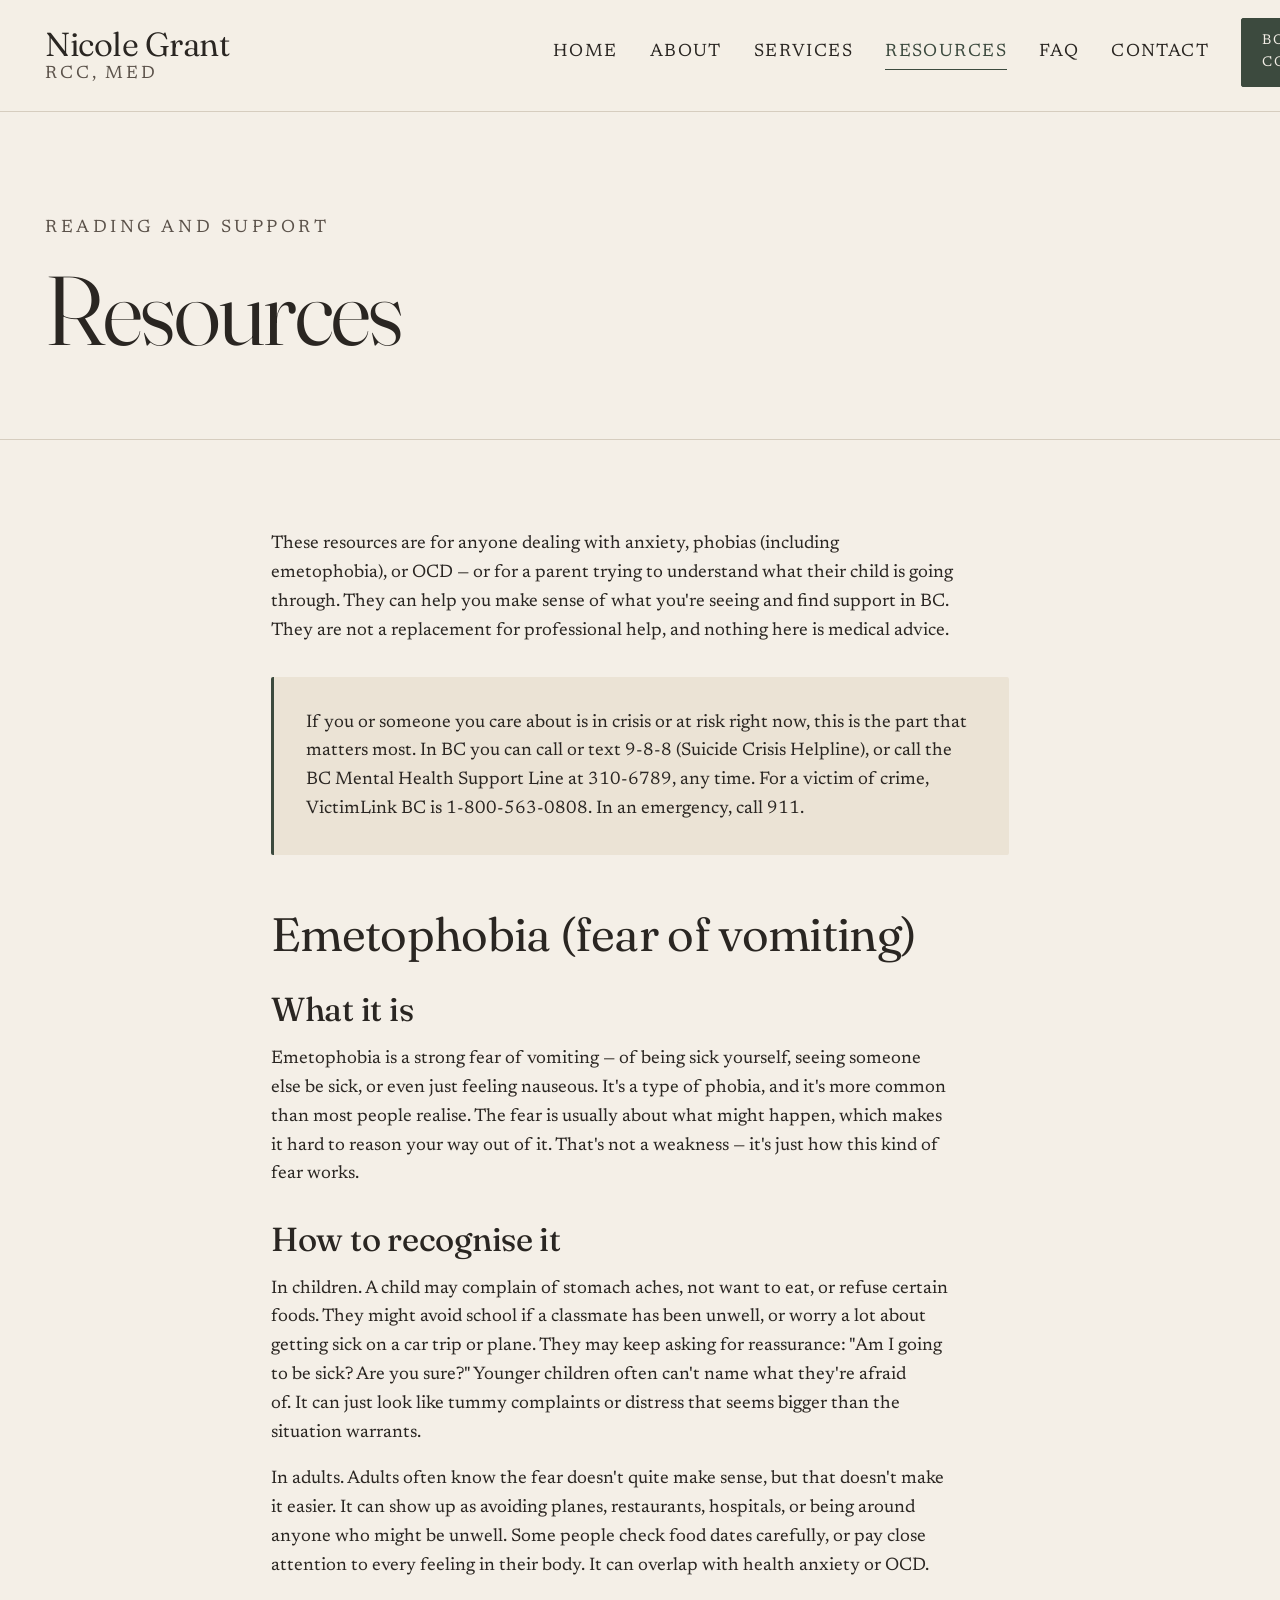
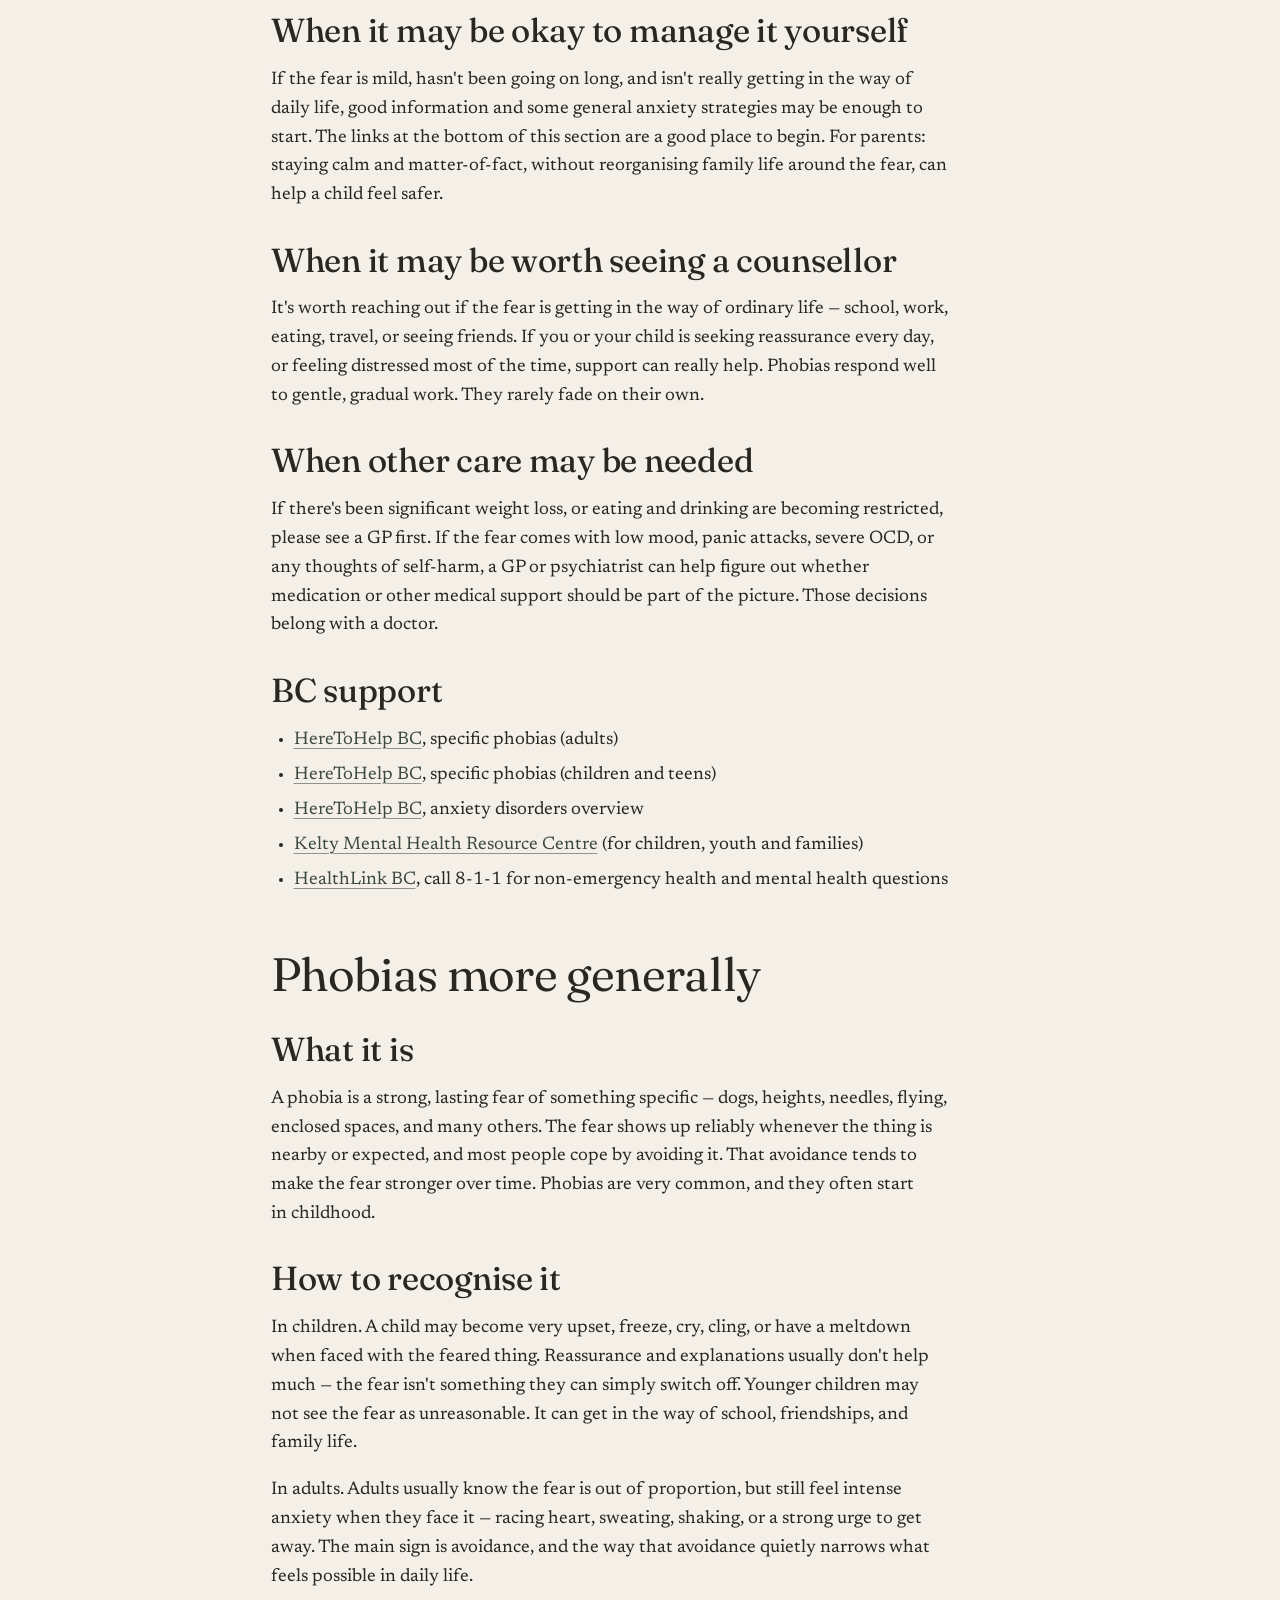
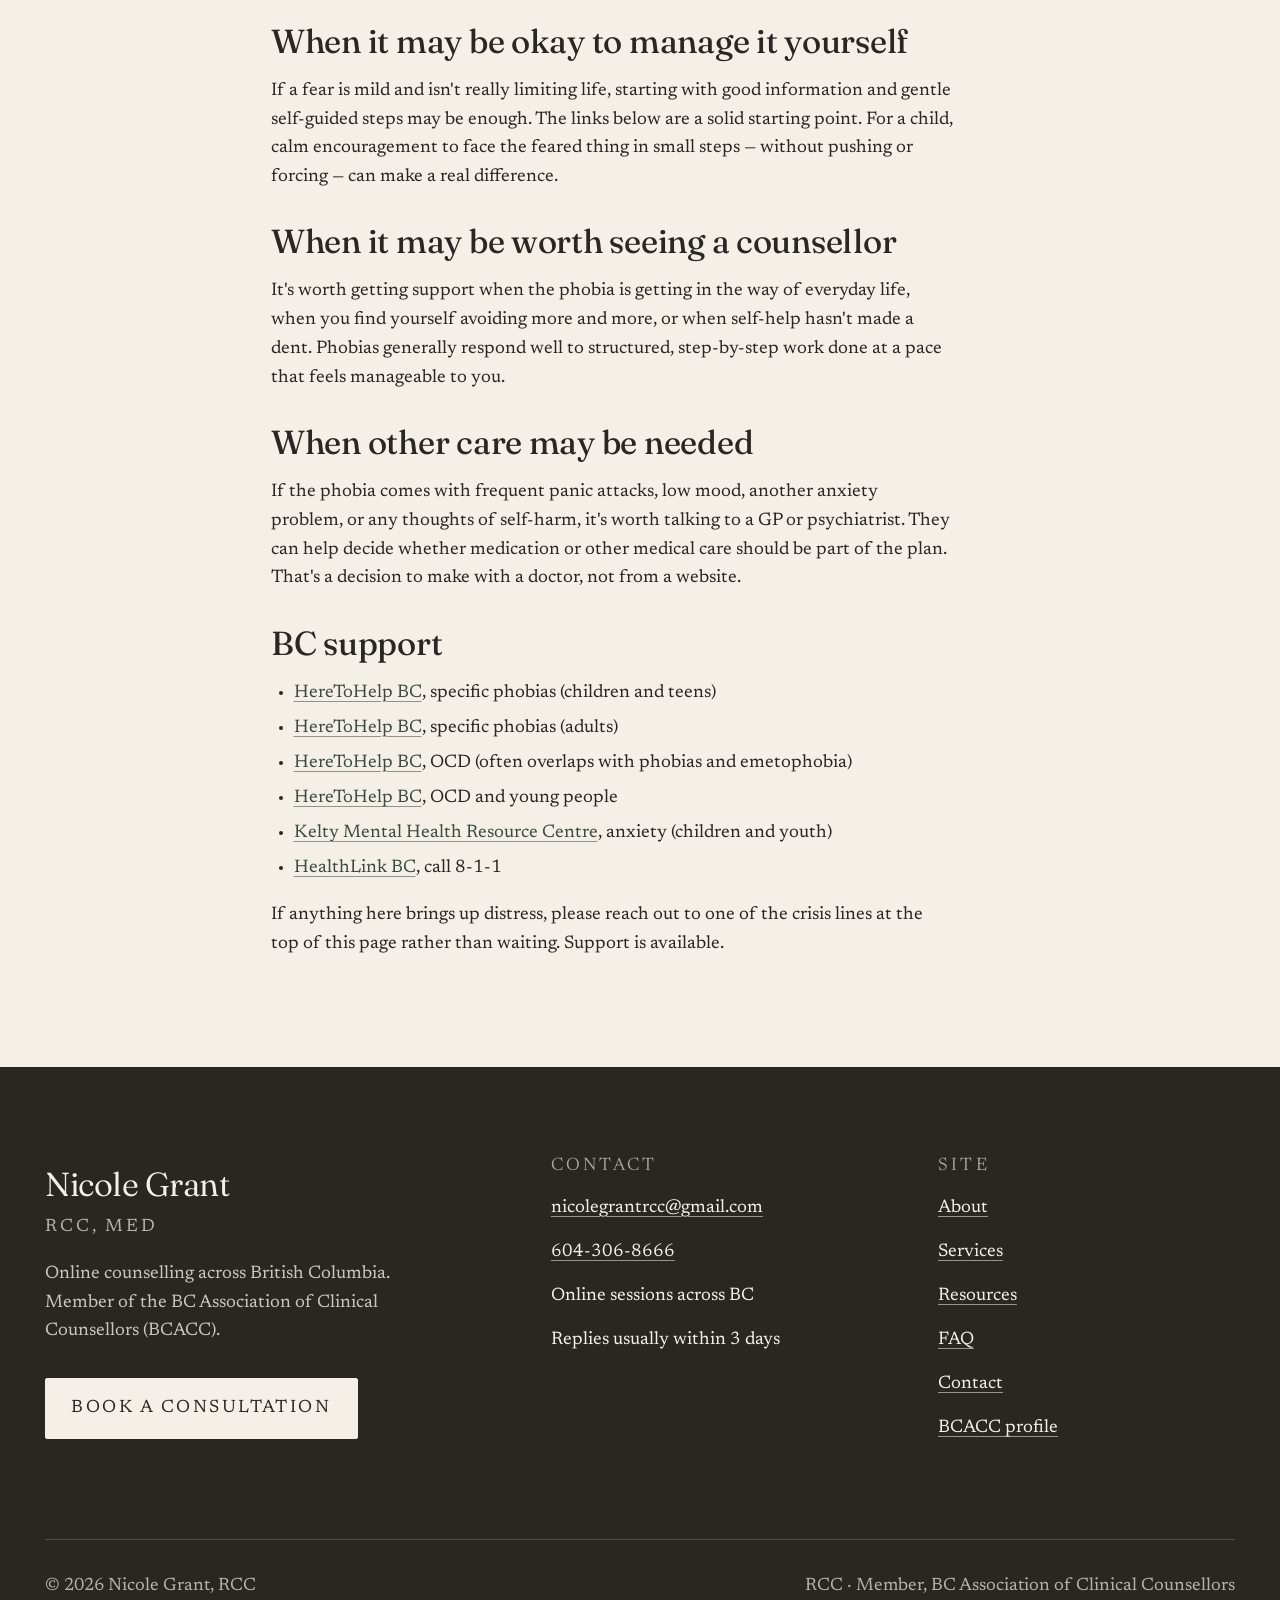
<file: resources.html>
<!doctype html>
<html lang="en">
<head>
  <meta charset="utf-8" />
  <meta name="viewport" content="width=device-width, initial-scale=1" />
  <title>Resources — Nicole Grant, RCC</title>
  <meta name="description" content="Plain-language information about emetophobia and phobias, with verified BC support resources." />
  <link rel="stylesheet" href="css/site.css" />
  <link rel="preload" as="font" href="fonts/fraunces.woff2" type="font/woff2" crossorigin />
  <link rel="preload" as="font" href="fonts/newsreader.woff2" type="font/woff2" crossorigin />
</head>
<body>
  <a class="skip" href="#main">Skip to content</a>

  <!-- ============ HEADER ============ -->
  <header class="site-header">
    <div class="wrap site-header__inner">
      <a class="brand" href="index.html" aria-label="Nicole Grant, RCC, home">
        <span class="brand__name">Nicole Grant</span>
        <span class="brand__cred">RCC, MEd</span>
      </a>

      <nav class="nav" aria-label="Primary">
        <ul class="nav__list">
          <li><a class="nav__link" data-nav-link href="index.html">Home</a></li>
          <li><a class="nav__link" data-nav-link href="about.html">About</a></li>
          <li><a class="nav__link" data-nav-link href="services.html">Services</a></li>
          <li><a class="nav__link" data-nav-link href="resources.html">Resources</a></li>
          <li><a class="nav__link" data-nav-link href="faq.html">FAQ</a></li>
          <li><a class="nav__link" data-nav-link href="contact.html">Contact</a></li>
          <li><a class="btn btn--header" href="contact.html">Book a consultation</a></li>
        </ul>
      </nav>

      <button class="nav-toggle" type="button" data-nav-toggle
              aria-expanded="false" aria-controls="nav-mobile"
              aria-label="Open menu">
        <span class="nav-toggle__icon" aria-hidden="true"></span>
        <span>Menu</span>
      </button>
    </div>

    <div class="nav-mobile" id="nav-mobile" data-nav-mobile data-open="false" aria-label="Mobile navigation">
      <button class="nav-mobile__close" type="button" data-nav-close aria-label="Close menu">Close</button>
      <ul class="nav-mobile__list">
        <li><a class="nav-mobile__link" data-nav-link href="index.html">Home</a></li>
        <li><a class="nav-mobile__link" data-nav-link href="about.html">About</a></li>
        <li><a class="nav-mobile__link" data-nav-link href="services.html">Services</a></li>
        <li><a class="nav-mobile__link" data-nav-link href="resources.html">Resources</a></li>
        <li><a class="nav-mobile__link" data-nav-link href="faq.html">FAQ</a></li>
        <li><a class="nav-mobile__link" data-nav-link href="contact.html">Contact</a></li>
      </ul>
      <a class="btn" href="contact.html" style="align-self:flex-start; margin-top: 1rem;">Book a consultation</a>
    </div>
  </header>

  <!-- ============ MAIN ============ -->
  <main id="main">
    <section class="page-hero">
      <div class="wrap">
        <p class="page-hero__eyebrow reveal">Reading and support</p>
        <h1 class="reveal-2">Resources</h1>
      </div>
    </section>

    <section class="section">
      <div class="wrap wrap--narrow">
        <div class="prose">
          <p>These resources are for anyone dealing with anxiety, phobias (including emetophobia), or OCD — or for a parent trying to understand what their child is going through. They can help you make sense of what you're seeing and find support in BC. They are not a replacement for professional help, and nothing here is medical advice.</p>
          <aside class="crisis" role="note" aria-label="Crisis support">
            <p style="margin: 0;">If you or someone you care about is in crisis or at risk right now, this is the part that matters most. In BC you can call or text 9-8-8 (Suicide Crisis Helpline), or call the BC Mental Health Support Line at 310-6789, any time. For a victim of crime, VictimLink BC is 1-800-563-0808. In an emergency, call 911.</p>
          </aside>
        </div>
        <div class="prose">
          <h2>Emetophobia (fear of vomiting)</h2>
            <h3>What it is</h3>
            <p>Emetophobia is a strong fear of vomiting — of being sick yourself, seeing someone else be sick, or even just feeling nauseous. It's a type of phobia, and it's more common than most people realise. The fear is usually about what might happen, which makes it hard to reason your way out of it. That's not a weakness — it's just how this kind of fear works.</p>
            <h3>How to recognise it</h3>
            <p>In children. A child may complain of stomach aches, not want to eat, or refuse certain foods. They might avoid school if a classmate has been unwell, or worry a lot about getting sick on a car trip or plane. They may keep asking for reassurance: "Am I going to be sick? Are you sure?" Younger children often can't name what they're afraid of. It can just look like tummy complaints or distress that seems bigger than the situation warrants.</p>
            <p>In adults. Adults often know the fear doesn't quite make sense, but that doesn't make it easier. It can show up as avoiding planes, restaurants, hospitals, or being around anyone who might be unwell. Some people check food dates carefully, or pay close attention to every feeling in their body. It can overlap with health anxiety or OCD.</p>
            <h3>When it may be okay to manage it yourself</h3>
            <p>If the fear is mild, hasn't been going on long, and isn't really getting in the way of daily life, good information and some general anxiety strategies may be enough to start. The links at the bottom of this section are a good place to begin. For parents: staying calm and matter-of-fact, without reorganising family life around the fear, can help a child feel safer.</p>
            <h3>When it may be worth seeing a counsellor</h3>
            <p>It's worth reaching out if the fear is getting in the way of ordinary life — school, work, eating, travel, or seeing friends. If you or your child is seeking reassurance every day, or feeling distressed most of the time, support can really help. Phobias respond well to gentle, gradual work. They rarely fade on their own.</p>
            <h3>When other care may be needed</h3>
            <p>If there's been significant weight loss, or eating and drinking are becoming restricted, please see a GP first. If the fear comes with low mood, panic attacks, severe OCD, or any thoughts of self-harm, a GP or psychiatrist can help figure out whether medication or other medical support should be part of the picture. Those decisions belong with a doctor.</p>
            <h3>BC support</h3>
            <ul>
    <li><a href="https://www.heretohelp.bc.ca/infosheet/specific-phobias-and-adults">HereToHelp BC</a>, specific phobias (adults)</li>
    <li><a href="https://www.heretohelp.bc.ca/infosheet/specific-phobias-and-young-people">HereToHelp BC</a>, specific phobias (children and teens)</li>
    <li><a href="https://www.heretohelp.bc.ca/infosheet/anxiety-disorders">HereToHelp BC</a>, anxiety disorders overview</li>
    <li><a href="https://keltymentalhealth.ca/">Kelty Mental Health Resource Centre</a> (for children, youth and families)</li>
    <li><a href="https://www.healthlinkbc.ca/">HealthLink BC</a>, call 8-1-1 for non-emergency health and mental health questions</li>
  </ul>
        </div>
        <div class="prose">
          <h2>Phobias more generally</h2>
            <h3>What it is</h3>
            <p>A phobia is a strong, lasting fear of something specific — dogs, heights, needles, flying, enclosed spaces, and many others. The fear shows up reliably whenever the thing is nearby or expected, and most people cope by avoiding it. That avoidance tends to make the fear stronger over time. Phobias are very common, and they often start in childhood.</p>
            <h3>How to recognise it</h3>
            <p>In children. A child may become very upset, freeze, cry, cling, or have a meltdown when faced with the feared thing. Reassurance and explanations usually don't help much — the fear isn't something they can simply switch off. Younger children may not see the fear as unreasonable. It can get in the way of school, friendships, and family life.</p>
            <p>In adults. Adults usually know the fear is out of proportion, but still feel intense anxiety when they face it — racing heart, sweating, shaking, or a strong urge to get away. The main sign is avoidance, and the way that avoidance quietly narrows what feels possible in daily life.</p>
            <h3>When it may be okay to manage it yourself</h3>
            <p>If a fear is mild and isn't really limiting life, starting with good information and gentle self-guided steps may be enough. The links below are a solid starting point. For a child, calm encouragement to face the feared thing in small steps — without pushing or forcing — can make a real difference.</p>
            <h3>When it may be worth seeing a counsellor</h3>
            <p>It's worth getting support when the phobia is getting in the way of everyday life, when you find yourself avoiding more and more, or when self-help hasn't made a dent. Phobias generally respond well to structured, step-by-step work done at a pace that feels manageable to you.</p>
            <h3>When other care may be needed</h3>
            <p>If the phobia comes with frequent panic attacks, low mood, another anxiety problem, or any thoughts of self-harm, it's worth talking to a GP or psychiatrist. They can help decide whether medication or other medical care should be part of the plan. That's a decision to make with a doctor, not from a website.</p>
            <h3>BC support</h3>
            <ul>
    <li><a href="https://www.heretohelp.bc.ca/infosheet/specific-phobias-and-young-people">HereToHelp BC</a>, specific phobias (children and teens)</li>
    <li><a href="https://www.heretohelp.bc.ca/infosheet/specific-phobias-and-adults">HereToHelp BC</a>, specific phobias (adults)</li>
    <li><a href="https://www.heretohelp.bc.ca/infosheet/obsessive-compulsive-disorder">HereToHelp BC</a>, OCD (often overlaps with phobias and emetophobia)</li>
    <li><a href="https://www.heretohelp.bc.ca/infosheet/obsessive-compulsive-disorder-and-young-people">HereToHelp BC</a>, OCD and young people</li>
    <li><a href="https://keltymentalhealth.ca/anxiety">Kelty Mental Health Resource Centre</a>, anxiety (children and youth)</li>
    <li><a href="https://www.healthlinkbc.ca/">HealthLink BC</a>, call 8-1-1</li>
  </ul>
        </div>
        <div class="prose">
          <p>If anything here brings up distress, please reach out to one of the crisis lines at the top of this page rather than waiting. Support is available.</p>
        </div>
      </div>
    </section>
  </main>

  <!-- ============ FOOTER ============ -->
  <footer class="site-footer">
    <div class="wrap">
      <div class="site-footer__grid">
        <div class="site-footer__brand">
          <span class="brand__name">Nicole Grant</span>
          <div class="brand__cred">RCC, MEd</div>
          <p style="margin-top: 1rem; max-width: 32ch; color: color-mix(in oklab, var(--bg) 80%, transparent);">
            Online counselling across British Columbia. Member of the BC Association of Clinical Counsellors (BCACC).
          </p>
          <div class="site-footer__cta">
            <a class="btn" href="contact.html">Book a consultation</a>
          </div>
        </div>

        <div>
          <h2 class="site-footer__title">Contact</h2>
          <ul class="site-footer__list">
            <li><a href="mailto:nicolegrantrcc@gmail.com">nicolegrantrcc@gmail.com</a></li>
            <li><a href="tel:+16043068666">604-306-8666</a></li>
            <li>Online sessions across BC</li>
            <li>Replies usually within 3 days</li>
          </ul>
        </div>

        <div>
          <h2 class="site-footer__title">Site</h2>
          <ul class="site-footer__list">
            <li><a href="about.html">About</a></li>
            <li><a href="services.html">Services</a></li>
            <li><a href="resources.html">Resources</a></li>
            <li><a href="faq.html">FAQ</a></li>
            <li><a href="contact.html">Contact</a></li>
            <li><a href="https://bcacc.ca/counsellors/nicole-grant/" rel="noopener">BCACC profile</a></li>
          </ul>
        </div>
      </div>

      <div class="site-footer__legal">
        <span>© <span data-current-year>2026</span> Nicole Grant, RCC</span>
        <span>RCC · Member, BC Association of Clinical Counsellors</span>
      </div>
    </div>
  </footer>

  <script defer src="js/site.js"></script>
  <script>
    document.querySelectorAll("[data-current-year]").forEach(function (el) {
      el.textContent = new Date().getFullYear();
    });
  </script>
</body>
</html>
</file>
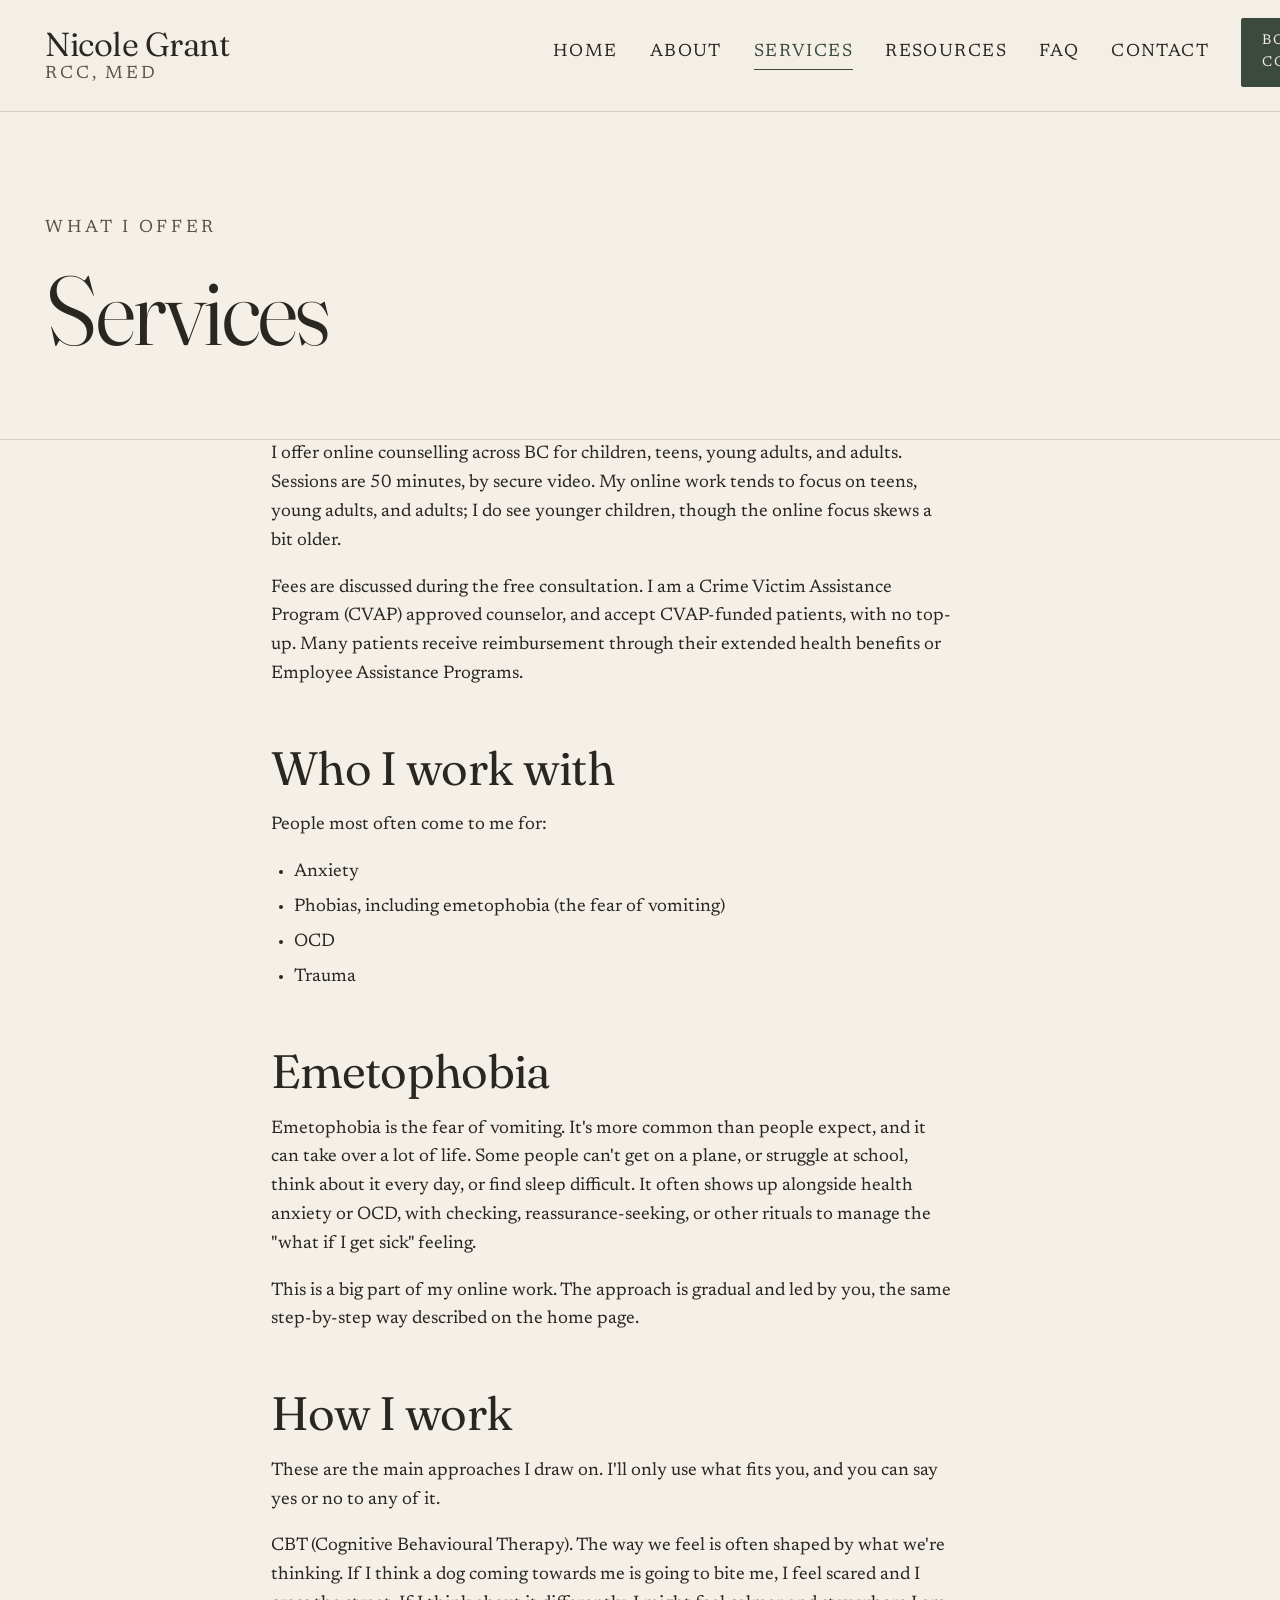
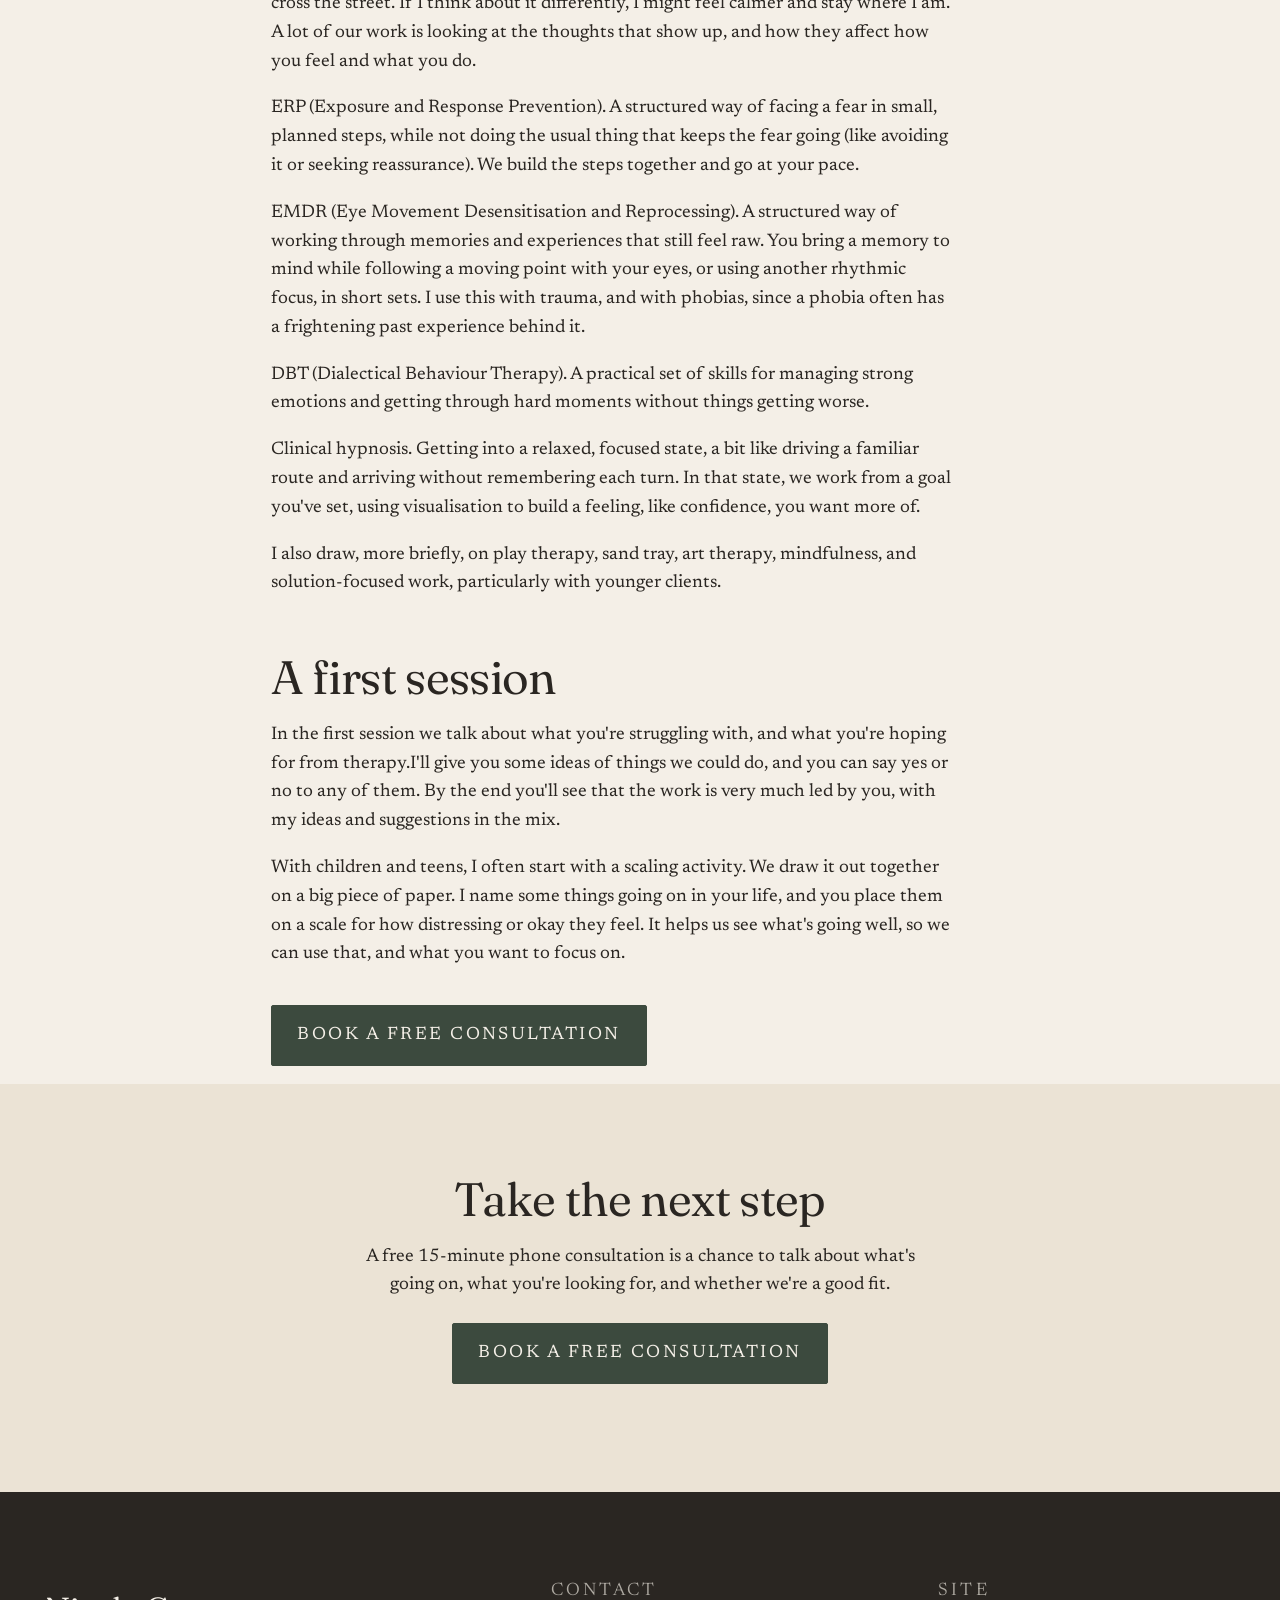
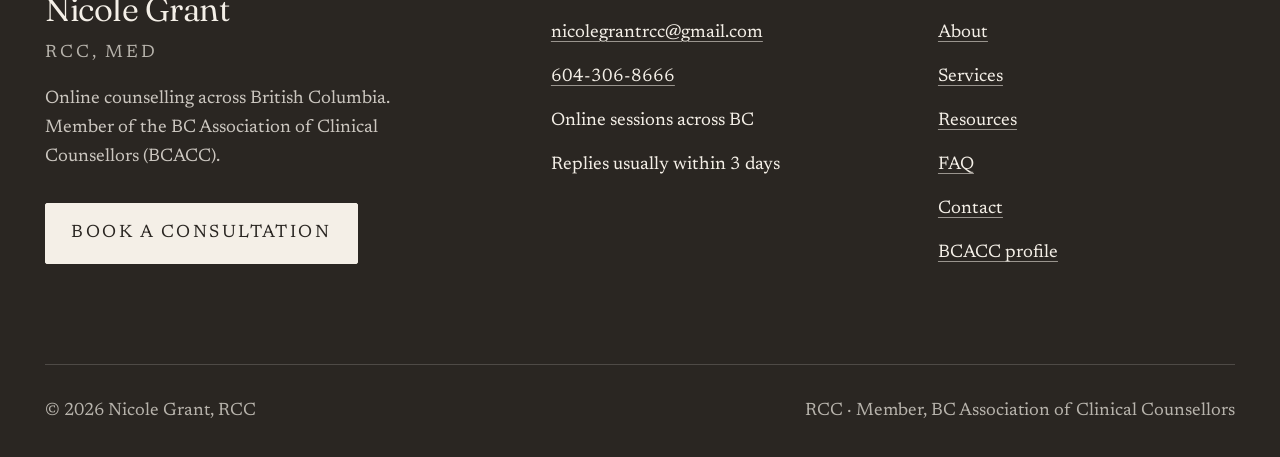
<file: services.html>
<!doctype html>
<html lang="en">
<head>
  <meta charset="utf-8" />
  <meta name="viewport" content="width=device-width, initial-scale=1" />
  <title>Services — Nicole Grant, RCC</title>
  <meta name="description" content="Online counselling for anxiety, phobias including emetophobia, OCD, and trauma. CBT, ERP, EMDR, DBT, and clinical hypnosis." />
  <link rel="stylesheet" href="css/site.css" />
  <link rel="preload" as="font" href="fonts/fraunces.woff2" type="font/woff2" crossorigin />
  <link rel="preload" as="font" href="fonts/newsreader.woff2" type="font/woff2" crossorigin />
</head>
<body>
  <a class="skip" href="#main">Skip to content</a>

  <!-- ============ HEADER ============ -->
  <header class="site-header">
    <div class="wrap site-header__inner">
      <a class="brand" href="index.html" aria-label="Nicole Grant, RCC, home">
        <span class="brand__name">Nicole Grant</span>
        <span class="brand__cred">RCC, MEd</span>
      </a>

      <nav class="nav" aria-label="Primary">
        <ul class="nav__list">
          <li><a class="nav__link" data-nav-link href="index.html">Home</a></li>
          <li><a class="nav__link" data-nav-link href="about.html">About</a></li>
          <li><a class="nav__link" data-nav-link href="services.html">Services</a></li>
          <li><a class="nav__link" data-nav-link href="resources.html">Resources</a></li>
          <li><a class="nav__link" data-nav-link href="faq.html">FAQ</a></li>
          <li><a class="nav__link" data-nav-link href="contact.html">Contact</a></li>
          <li><a class="btn btn--header" href="contact.html">Book a consultation</a></li>
        </ul>
      </nav>

      <button class="nav-toggle" type="button" data-nav-toggle
              aria-expanded="false" aria-controls="nav-mobile"
              aria-label="Open menu">
        <span class="nav-toggle__icon" aria-hidden="true"></span>
        <span>Menu</span>
      </button>
    </div>

    <div class="nav-mobile" id="nav-mobile" data-nav-mobile data-open="false" aria-label="Mobile navigation">
      <button class="nav-mobile__close" type="button" data-nav-close aria-label="Close menu">Close</button>
      <ul class="nav-mobile__list">
        <li><a class="nav-mobile__link" data-nav-link href="index.html">Home</a></li>
        <li><a class="nav-mobile__link" data-nav-link href="about.html">About</a></li>
        <li><a class="nav-mobile__link" data-nav-link href="services.html">Services</a></li>
        <li><a class="nav-mobile__link" data-nav-link href="resources.html">Resources</a></li>
        <li><a class="nav-mobile__link" data-nav-link href="faq.html">FAQ</a></li>
        <li><a class="nav-mobile__link" data-nav-link href="contact.html">Contact</a></li>
      </ul>
      <a class="btn" href="contact.html" style="align-self:flex-start; margin-top: 1rem;">Book a consultation</a>
    </div>
  </header>

  <!-- ============ MAIN ============ -->
  <main id="main">
    <section class="page-hero">
      <div class="wrap">
        <p class="page-hero__eyebrow reveal">What I offer</p>
        <h1 class="reveal-2">Services</h1>
      </div>
    </section>

    <div class="wrap wrap--narrow">
      <div class="prose">
        <p>I offer online counselling across BC for children, teens, young adults, and adults. Sessions are 50 minutes, by secure video. My online work tends to focus on teens, young adults, and adults; I do see younger children, though the online focus skews a bit older.</p>
        <p>Fees are discussed during the free consultation.  I am a Crime Victim Assistance Program (CVAP) approved counselor, and accept CVAP-funded patients, with no top-up.  Many patients receive reimbursement through their extended health benefits or Employee Assistance Programs.</p>
        <h2>Who I work with</h2>
        <p>People most often come to me for:</p>
        <ul>
    <li>Anxiety</li>
    <li>Phobias, including emetophobia (the fear of vomiting)</li>
    <li>OCD</li>
    <li>Trauma</li>
  </ul>
        <h2>Emetophobia</h2>
        <p>Emetophobia is the fear of vomiting. It's more common than people expect, and it can take over a lot of life. Some people can't get on a plane, or struggle at school, think about it every day, or find sleep difficult. It often shows up alongside health anxiety or OCD, with checking, reassurance-seeking, or other rituals to manage the "what if I get sick" feeling.</p>
        <p>This is a big part of my online work. The approach is gradual and led by you, the same step-by-step way described on the home page.</p>
        <h2>How I work</h2>
        <p>These are the main approaches I draw on. I'll only use what fits you, and you can say yes or no to any of it.</p>
        <p>CBT (Cognitive Behavioural Therapy). The way we feel is often shaped by what we're thinking. If I think a dog coming towards me is going to bite me, I feel scared and I cross the street. If I think about it differently, I might feel calmer and stay where I am. A lot of our work is looking at the thoughts that show up, and how they affect how you feel and what you do.</p>
        <p>ERP (Exposure and Response Prevention). A structured way of facing a fear in small, planned steps, while not doing the usual thing that keeps the fear going (like avoiding it or seeking reassurance). We build the steps together and go at your pace.</p>
        <p>EMDR (Eye Movement Desensitisation and Reprocessing). A structured way of working through memories and experiences that still feel raw. You bring a memory to mind while following a moving point with your eyes, or using another rhythmic focus, in short sets. I use this with trauma, and with phobias, since a phobia often has a frightening past experience behind it.</p>
        <p>DBT (Dialectical Behaviour Therapy). A practical set of skills for managing strong emotions and getting through hard moments without things getting worse.</p>
        <p>Clinical hypnosis. Getting into a relaxed, focused state, a bit like driving a familiar route and arriving without remembering each turn. In that state, we work from a goal you've set, using visualisation to build a feeling, like confidence, you want more of.</p>
        <p>I also draw, more briefly, on play therapy, sand tray, art therapy, mindfulness, and solution-focused work, particularly with younger clients.</p>
        <h2>A first session</h2>
        <p>In the first session we talk about what you're struggling with, and what you're hoping for from therapy.I'll give you some ideas of things we could do, and you can say yes or no to any of them. By the end you'll see that the work is very much led by you, with my ideas and suggestions in the mix.</p>
        <p>With children and teens, I often start with a scaling activity. We draw it out together on a big piece of paper. I name some things going on in your life, and you place them on a scale for how distressing or okay they feel. It helps us see what's going well, so we can use that, and what you want to focus on.</p>
        <p style="margin-top: 2rem;"><a class="btn" href="contact.html">Book a free consultation</a></p>
      </div>
    </div>

    <section class="cta-strip">
      <div class="wrap wrap--reading">
        <h2>Take the next step</h2>
        <p>A free 15-minute phone consultation is a chance to talk about what's going on, what you're looking for, and whether we're a good fit.</p>
        <p style="margin-top: 1.25rem;"><a class="btn" href="contact.html">Book a free consultation</a></p>
      </div>
    </section>
  </main>

  <!-- ============ FOOTER ============ -->
  <footer class="site-footer">
    <div class="wrap">
      <div class="site-footer__grid">
        <div class="site-footer__brand">
          <span class="brand__name">Nicole Grant</span>
          <div class="brand__cred">RCC, MEd</div>
          <p style="margin-top: 1rem; max-width: 32ch; color: color-mix(in oklab, var(--bg) 80%, transparent);">
            Online counselling across British Columbia. Member of the BC Association of Clinical Counsellors (BCACC).
          </p>
          <div class="site-footer__cta">
            <a class="btn" href="contact.html">Book a consultation</a>
          </div>
        </div>

        <div>
          <h2 class="site-footer__title">Contact</h2>
          <ul class="site-footer__list">
            <li><a href="mailto:nicolegrantrcc@gmail.com">nicolegrantrcc@gmail.com</a></li>
            <li><a href="tel:+16043068666">604-306-8666</a></li>
            <li>Online sessions across BC</li>
            <li>Replies usually within 3 days</li>
          </ul>
        </div>

        <div>
          <h2 class="site-footer__title">Site</h2>
          <ul class="site-footer__list">
            <li><a href="about.html">About</a></li>
            <li><a href="services.html">Services</a></li>
            <li><a href="resources.html">Resources</a></li>
            <li><a href="faq.html">FAQ</a></li>
            <li><a href="contact.html">Contact</a></li>
            <li><a href="https://bcacc.ca/counsellors/nicole-grant/" rel="noopener">BCACC profile</a></li>
          </ul>
        </div>
      </div>

      <div class="site-footer__legal">
        <span>© <span data-current-year>2026</span> Nicole Grant, RCC</span>
        <span>RCC · Member, BC Association of Clinical Counsellors</span>
      </div>
    </div>
  </footer>

  <script defer src="js/site.js"></script>
  <script>
    document.querySelectorAll("[data-current-year]").forEach(function (el) {
      el.textContent = new Date().getFullYear();
    });
  </script>
</body>
</html>
</file>
<file: css/site.css>
/* ===========================================================
   Nicole Grant, RCC — site shell
   Aesthetic direction: refined minimalism, earthy, calm.
   Self-contained: local woff2 fonts, no external dependencies.
   =========================================================== */

/* ---- Fonts (local, variable, Latin only) ---- */
@font-face {
  font-family: "Fraunces";
  src: url("../fonts/fraunces.woff2") format("woff2-variations"),
       url("../fonts/fraunces.woff2") format("woff2");
  font-weight: 100 900;
  font-style: normal;
  font-display: swap;
}
@font-face {
  font-family: "Newsreader";
  src: url("../fonts/newsreader.woff2") format("woff2-variations"),
       url("../fonts/newsreader.woff2") format("woff2");
  font-weight: 200 800;
  font-style: normal;
  font-display: swap;
}

/* ---- Design tokens ---- */
:root {
  /* Palette */
  --bg:           #F4EFE7;
  --bg-alt:       #EBE3D5;
  --ink:          #2A2622;
  --ink-soft:     #5B524A;
  --accent:       #5A6B5C;
  --accent-deep:  #3C4A3E;
  --rule:         #D6CDBF;
  --focus:        #2A4A2F;

  /* Type */
  --font-display: "Fraunces", "Iowan Old Style", "Palatino Linotype",
                  "Book Antiqua", Palatino, Georgia, serif;
  --font-body:    "Newsreader", "Iowan Old Style", Charter,
                  "Source Serif Pro", Georgia, serif;
  --font-ui:      "Newsreader", Georgia, serif;

  /* Optical-sizing axis values (Fraunces / Newsreader) */
  --opsz-headline: 144;
  --opsz-subhead:  36;
  --opsz-body:     14;

  /* Scale — fluid, calm, spacious */
  --step--1: clamp(0.875rem, 0.83rem + 0.22vw, 1rem);
  --step-0:  clamp(1rem,    0.95rem + 0.27vw, 1.125rem);
  --step-1:  clamp(1.18rem, 1.10rem + 0.4vw,  1.35rem);
  --step-2:  clamp(1.45rem, 1.28rem + 0.85vw, 1.85rem);
  --step-3:  clamp(1.85rem, 1.55rem + 1.5vw,  2.6rem);
  --step-4:  clamp(2.4rem,  1.85rem + 2.75vw, 4rem);
  --step-5:  clamp(3rem,    2.05rem + 4.75vw, 5.75rem);

  /* Rhythm */
  --measure: 62ch;
  --space-2xs: 0.375rem;
  --space-xs:  0.625rem;
  --space-sm:  1rem;
  --space-md:  1.75rem;
  --space-lg:  3rem;
  --space-xl:  5rem;
  --space-2xl: 8rem;

  /* Layout */
  --container: 72rem;
  --gutter: clamp(1.25rem, 4vw, 2.5rem);

  /* Other */
  --radius: 2px;          /* almost-sharp — feels grounded */
  --hairline: 1px;
  --transition: 280ms cubic-bezier(0.2, 0.6, 0.2, 1);
}

/* ---- Reset (light touch) ---- */
*, *::before, *::after { box-sizing: border-box; }
html { -webkit-text-size-adjust: 100%; tab-size: 4; }
body { margin: 0; }
img, svg, picture { display: block; max-width: 100%; height: auto; }
button, input, textarea { font: inherit; color: inherit; }
a { color: inherit; }

/* ---- Base typography ---- */
html {
  font-family: var(--font-body);
  font-variation-settings: "opsz" var(--opsz-body);
  color: var(--ink);
  background: var(--bg);
  line-height: 1.6;
  font-size: var(--step-0);
  -webkit-font-smoothing: antialiased;
  -moz-osx-font-smoothing: grayscale;
  text-rendering: optimizeLegibility;
}

body {
  min-height: 100vh;
  display: flex;
  flex-direction: column;
  font-feature-settings: "kern", "liga", "calt", "onum";
}

/* Headings — Fraunces, with optical sizing */
h1, h2, h3, h4 {
  font-family: var(--font-display);
  color: var(--ink);
  font-weight: 380;       /* light, literary */
  letter-spacing: -0.012em;
  line-height: 1.08;
  margin: 0 0 var(--space-sm);
  text-wrap: balance;
}
h1 {
  font-size: var(--step-5);
  font-variation-settings: "opsz" var(--opsz-headline), "SOFT" 50;
  font-weight: 340;
  letter-spacing: -0.022em;
  line-height: 1.0;
}
h2 {
  font-size: var(--step-3);
  font-variation-settings: "opsz" var(--opsz-subhead), "SOFT" 40;
  letter-spacing: -0.014em;
}
h3 {
  font-size: var(--step-2);
  font-variation-settings: "opsz" var(--opsz-subhead);
  font-weight: 450;
  letter-spacing: -0.008em;
}
h4 {
  font-size: var(--step-1);
  font-weight: 520;
  letter-spacing: 0;
  font-variation-settings: "opsz" 24;
}

p { margin: 0 0 var(--space-sm); max-width: var(--measure); text-wrap: pretty; }
ul, ol { margin: 0 0 var(--space-sm); padding-left: 1.25rem; max-width: var(--measure); }
li { margin-bottom: 0.35rem; }
strong { font-weight: 580; }
em { font-style: italic; }
small { font-size: var(--step--1); color: var(--ink-soft); }
hr {
  border: 0; border-top: var(--hairline) solid var(--rule);
  margin: var(--space-lg) 0;
}
::selection { background: var(--accent); color: var(--bg); }

/* ---- Links ---- *
 * Rules-file constraint (style file §3 + client instruction):
 * - Links must remain VISIBLE in every state (default, hover, visited, focus, active).
 * - Links MUST NOT be bold; bold can render near-black and disappear.
 * - Underline always present; only its weight changes on interaction.
 */
a {
  color: var(--accent-deep);
  text-decoration: underline;
  text-decoration-thickness: 1px;
  text-underline-offset: 0.2em;
  text-decoration-color: color-mix(in oklab, var(--accent-deep) 55%, transparent);
  font-weight: inherit;           /* never bold — see comment above */
  transition: color var(--transition),
              text-decoration-color var(--transition),
              text-decoration-thickness var(--transition);
}
a:visited        { color: var(--accent-deep); }
a:hover          { color: var(--accent-deep); text-decoration-color: var(--accent-deep); text-decoration-thickness: 2px; }
a:focus-visible  { outline: 2px solid var(--focus); outline-offset: 3px; border-radius: var(--radius); }
a:active         { color: var(--ink); }

/* ---- Layout primitives ---- */
.wrap {
  width: 100%;
  max-width: var(--container);
  margin-inline: auto;
  padding-inline: var(--gutter);
}
.wrap--narrow { max-width: 46rem; }
.wrap--reading { max-width: 38rem; }

.section {
  padding-block: var(--space-xl);
}
.section--tight { padding-block: var(--space-lg); }
.section--hero  { padding-block: clamp(4rem, 8vw, 7rem) clamp(3rem, 7vw, 6rem); }
.section--alt   { background: var(--bg-alt); }

.eyebrow {
  font-family: var(--font-ui);
  font-size: var(--step--1);
  letter-spacing: 0.18em;
  text-transform: uppercase;
  color: var(--ink-soft);
  margin: 0 0 var(--space-sm);
  font-variation-settings: "opsz" 14;
}

/* Hairline rule used as a calm structural element */
.rule {
  display: block;
  width: 3rem;
  height: 1px;
  background: var(--accent-deep);
  margin: var(--space-md) 0;
  border: 0;
}

/* ---- Header / nav ---- */
.site-header {
  position: sticky;
  top: 0;
  z-index: 50;
  background: color-mix(in oklab, var(--bg) 92%, transparent);
  backdrop-filter: saturate(120%) blur(8px);
  -webkit-backdrop-filter: saturate(120%) blur(8px);
  border-bottom: var(--hairline) solid var(--rule);
}
.site-header__inner {
  display: flex;
  align-items: center;
  justify-content: space-between;
  gap: var(--space-md);
  padding-block: var(--space-sm);
}
.brand {
  display: inline-flex;
  flex-direction: column;
  text-decoration: none;
  line-height: 1.05;
}
.brand:hover { text-decoration: none; }
.brand:focus-visible { outline: 2px solid var(--focus); outline-offset: 4px; }
.brand__name {
  font-family: var(--font-display);
  font-variation-settings: "opsz" 36, "SOFT" 50;
  font-weight: 360;
  font-size: var(--step-2);
  letter-spacing: -0.014em;
  color: var(--ink);
}
.brand__cred {
  font-family: var(--font-ui);
  font-size: var(--step--1);
  letter-spacing: 0.16em;
  text-transform: uppercase;
  color: var(--ink-soft);
  margin-top: 0.2rem;
}

/* Primary nav */
.nav {
  display: none;             /* mobile-first; revealed at 768+ */
}
.nav__list {
  list-style: none;
  display: flex;
  gap: clamp(1rem, 2.5vw, 2rem);
  margin: 0;
  padding: 0;
  align-items: center;
}
.nav__link {
  text-decoration: none;
  color: var(--ink);
  font-family: var(--font-ui);
  font-size: var(--step--1);
  letter-spacing: 0.08em;
  text-transform: uppercase;
  padding: 0.35rem 0;
  position: relative;
  transition: color var(--transition);
}
.nav__link::after {
  content: "";
  position: absolute;
  left: 0; right: 0; bottom: -0.15em;
  height: 1px;
  background: var(--accent-deep);
  transform: scaleX(0);
  transform-origin: left;
  transition: transform var(--transition);
}
.nav__link:hover { color: var(--accent-deep); }
.nav__link:hover::after,
.nav__link[aria-current="page"]::after { transform: scaleX(1); }
.nav__link[aria-current="page"] { color: var(--accent-deep); }

/* CTA button (used in header, footer, body) */
.btn {
  display: inline-flex;
  align-items: center;
  justify-content: center;
  width: fit-content;
  gap: 0.6em;
  padding: 0.85rem 1.4rem;
  background: var(--accent-deep);
  color: var(--bg);
  font-family: var(--font-ui);
  font-size: var(--step--1);
  letter-spacing: 0.14em;
  text-transform: uppercase;
  text-decoration: none;
  border: 1px solid var(--accent-deep);
  border-radius: var(--radius);
  cursor: pointer;
  transition: background var(--transition),
              color var(--transition),
              border-color var(--transition);
}
.btn:link,
.btn:visited { color: var(--bg); }
.btn:hover, .btn:focus-visible {
  background: var(--ink);
  border-color: var(--ink);
  color: var(--bg);
  text-decoration: none;
  outline: none;
}
.btn:focus-visible {
  box-shadow: 0 0 0 2px var(--bg), 0 0 0 4px var(--focus);
}
.btn--ghost {
  --btn-bg: transparent;
  --btn-fg: var(--ink);
  border-color: var(--ink);
}
.btn--ghost:hover, .btn--ghost:focus-visible {
  --btn-bg: var(--ink);
  --btn-fg: var(--bg);
}
.btn--header { padding: 0.6rem 1.1rem; font-size: 0.78rem; }

/* Mobile menu toggle */
.nav-toggle {
  display: inline-flex;
  align-items: center;
  gap: 0.5rem;
  background: transparent;
  border: 1px solid var(--ink);
  border-radius: var(--radius);
  padding: 0.55rem 0.85rem;
  font-family: var(--font-ui);
  font-size: var(--step--1);
  letter-spacing: 0.14em;
  text-transform: uppercase;
  cursor: pointer;
  transition: background var(--transition), color var(--transition);
}
.nav-toggle:hover, .nav-toggle:focus-visible {
  background: var(--ink);
  color: var(--bg);
  outline: none;
}
.nav-toggle__icon {
  display: inline-block;
  width: 18px; height: 1px;
  background: currentColor;
  position: relative;
}
.nav-toggle__icon::before,
.nav-toggle__icon::after {
  content: ""; position: absolute; left: 0; width: 100%; height: 1px;
  background: currentColor;
}
.nav-toggle__icon::before { top: -5px; }
.nav-toggle__icon::after  { top: 5px; }

/* Mobile nav panel */
.nav-mobile {
  display: none;
  position: fixed;
  inset: 0;
  background: var(--bg);
  z-index: 60;
  padding: var(--space-xl) var(--gutter);
  flex-direction: column;
  gap: var(--space-md);
}
.nav-mobile[data-open="true"] { display: flex; }
.nav-mobile__close {
  align-self: flex-end;
  background: transparent;
  border: 0;
  font-family: var(--font-ui);
  font-size: var(--step--1);
  letter-spacing: 0.14em;
  text-transform: uppercase;
  cursor: pointer;
  padding: 0.5rem;
}
.nav-mobile__list {
  list-style: none;
  padding: 0;
  margin: 0;
  display: flex;
  flex-direction: column;
  gap: var(--space-sm);
}
.nav-mobile__link {
  display: block;
  font-family: var(--font-display);
  font-variation-settings: "opsz" 36;
  font-weight: 360;
  font-size: var(--step-3);
  color: var(--ink);
  text-decoration: none;
  padding: 0.4rem 0;
  border-bottom: 1px solid var(--rule);
}
.nav-mobile__link[aria-current="page"] {
  color: var(--accent-deep);
}

/* ---- Hero / page header ---- */
.page-hero {
  padding-block: clamp(3.5rem, 8vw, 6rem) clamp(2rem, 5vw, 3.5rem);
  border-bottom: var(--hairline) solid var(--rule);
}
.page-hero__eyebrow {
  font-family: var(--font-ui);
  font-size: var(--step--1);
  letter-spacing: 0.2em;
  text-transform: uppercase;
  color: var(--ink-soft);
  margin-bottom: var(--space-sm);
}

/* ---- Content blocks ---- */
.lede {
  font-family: var(--font-display);
  font-variation-settings: "opsz" 20;
  font-weight: 360;
  font-size: var(--step-2);
  line-height: 1.35;
  color: var(--ink);
  max-width: 32ch;
  margin: 0 0 var(--space-md);
}
.prose > * + * { margin-top: var(--space-sm); }
.prose h2 { margin-top: var(--space-lg); }
.prose h3 { margin-top: var(--space-md); }

/* Two-column reading layout (used on About) */
.split {
  display: grid;
  gap: var(--space-lg);
}
@media (min-width: 768px) {
  .split { grid-template-columns: minmax(0, 1fr) minmax(0, 1.2fr); align-items: start; }
  .nav { display: block; }
  .nav-toggle { display: none; }
}
@media (min-width: 1024px) {
  .split { gap: var(--space-xl); }
}

/* Image plate (calm framing for headshots and landscape) */
.plate {
  position: relative;
  background: var(--bg-alt);
  overflow: hidden;
  border-radius: var(--radius);
}
.plate img {
  width: 100%;
  height: 100%;
  object-fit: cover;
  filter: saturate(0.85);
  transition: transform 1200ms cubic-bezier(.2,.6,.2,1);
}
.plate:hover img { transform: scale(1.015); }
.plate--portrait { aspect-ratio: 4/5; }
.plate--landscape { aspect-ratio: 16/9; }

/* Quiet card (used for service blocks, FAQ items, etc.) */
.card {
  border-top: 1px solid var(--rule);
  padding-block: var(--space-md);
}
.card:last-child { border-bottom: 1px solid var(--rule); }
.card h3 { margin-bottom: var(--space-2xs); }
.card p:last-child { margin-bottom: 0; }

/* Details/summary blocks (used on Resources) */
details {
  border-top: 1px solid var(--rule);
  padding-block: var(--space-md);
}
details:last-of-type { border-bottom: 1px solid var(--rule); }
summary {
  cursor: pointer;
  list-style: none;
  display: flex;
  align-items: baseline;
  justify-content: space-between;
  gap: var(--space-sm);
  font-family: var(--font-display);
  font-variation-settings: "opsz" 24;
  font-weight: 420;
  font-size: var(--step-2);
  color: var(--ink);
  padding-block: 0.25rem;
}
summary::-webkit-details-marker { display: none; }
summary::after {
  content: "+";
  font-family: var(--font-display);
  font-weight: 300;
  font-size: var(--step-2);
  color: var(--accent-deep);
  transition: transform var(--transition);
  margin-left: 1rem;
}
details[open] > summary::after { content: "−"; }
details > .prose { padding-top: var(--space-sm); }

/* Crisis note (Resources page) — emphasised, not alarmist */
.crisis {
  background: var(--bg-alt);
  border-left: 3px solid var(--accent-deep);
  padding: var(--space-md);
  margin-block: var(--space-md);
  border-radius: var(--radius);
}
.crisis strong { color: var(--accent-deep); }

/* CTA strip — used near the bottom of most pages */
.cta-strip {
  background: var(--bg-alt);
  padding-block: var(--space-xl);
  text-align: center;
}
.cta-strip h2 {
  font-size: var(--step-3);
  margin-bottom: var(--space-sm);
}
.cta-strip p { margin-inline: auto; }

/* ---- Footer ---- */
.site-footer {
  margin-top: auto;
  background: var(--ink);
  color: var(--bg);
  padding-block: var(--space-xl) var(--space-md);
}
.site-footer a { color: var(--bg); text-decoration-color: color-mix(in oklab, var(--bg) 55%, transparent); }
.site-footer a:hover { color: var(--bg); text-decoration-color: var(--bg); }
.site-footer__grid {
  display: grid;
  gap: var(--space-lg);
  grid-template-columns: 1fr;
}
@media (min-width: 768px) {
  .site-footer__grid { grid-template-columns: 1.4fr 1fr 1fr; gap: var(--space-xl); }
}
.site-footer__brand .brand__name { color: var(--bg); }
.site-footer__brand .brand__cred { color: color-mix(in oklab, var(--bg) 70%, transparent); }
.site-footer__title {
  font-family: var(--font-ui);
  font-size: var(--step--1);
  letter-spacing: 0.18em;
  text-transform: uppercase;
  color: color-mix(in oklab, var(--bg) 65%, transparent);
  margin: 0 0 var(--space-sm);
}
.site-footer__list { list-style: none; padding: 0; margin: 0; display: flex; flex-direction: column; gap: 0.5rem; }
.site-footer__cta { margin-top: var(--space-md); }
.site-footer__cta .btn {
  background: var(--bg);
  border-color: var(--bg);
  color: var(--ink);
}
.site-footer__cta .btn:link,
.site-footer__cta .btn:visited { color: var(--ink); }
.site-footer__cta .btn:hover, .site-footer__cta .btn:focus-visible {
  background: var(--accent);
  border-color: var(--accent);
  color: var(--bg);
}
.site-footer__legal {
  margin-top: var(--space-xl);
  padding-top: var(--space-md);
  border-top: 1px solid color-mix(in oklab, var(--bg) 18%, transparent);
  display: flex;
  flex-wrap: wrap;
  justify-content: space-between;
  gap: var(--space-sm);
  font-size: var(--step--1);
  color: color-mix(in oklab, var(--bg) 70%, transparent);
}

/* ---- Skip link ---- */
.skip {
  position: absolute;
  left: -9999px;
  top: 0;
  background: var(--ink);
  color: var(--bg);
  padding: 0.6rem 1rem;
  text-decoration: none;
  z-index: 100;
}
.skip:focus { left: 0.5rem; top: 0.5rem; }

/* ---- Reduced motion ---- */
@media (prefers-reduced-motion: reduce) {
  *, *::before, *::after {
    animation-duration: 0.001ms !important;
    transition-duration: 0.001ms !important;
  }
  .plate img { transform: none !important; }
}

/* ---- Print ---- */
@media print {
  .site-header, .site-footer, .nav-toggle, .nav-mobile, .cta-strip { display: none; }
  body { background: #fff; color: #000; }
  a::after { content: " (" attr(href) ")"; font-size: 0.85em; }
}

/* ---- Page-load reveal (gentle, single moment) ---- */
@keyframes calmRise {
  from { opacity: 0; transform: translateY(8px); }
  to   { opacity: 1; transform: translateY(0); }
}
.reveal { animation: calmRise 900ms cubic-bezier(.2,.6,.2,1) both; }
.reveal-2 { animation: calmRise 900ms 120ms cubic-bezier(.2,.6,.2,1) both; }
.reveal-3 { animation: calmRise 900ms 240ms cubic-bezier(.2,.6,.2,1) both; }
.reveal-4 { animation: calmRise 900ms 360ms cubic-bezier(.2,.6,.2,1) both; }

/* ---- Body content placeholders (for Part B) ---- */
.placeholder {
  border: 1px dashed var(--accent);
  background: color-mix(in oklab, var(--accent) 6%, transparent);
  padding: var(--space-md);
  border-radius: var(--radius);
  font-family: var(--font-ui);
  font-size: var(--step--1);
  color: var(--accent-deep);
  margin-block: var(--space-md);
}
.placeholder strong { color: var(--accent-deep); }
.placeholder code {
  font-family: ui-monospace, "SFMono-Regular", Menlo, Consolas, monospace;
  font-size: 0.92em;
  background: color-mix(in oklab, var(--accent) 14%, transparent);
  padding: 0.05rem 0.35rem;
  border-radius: var(--radius);
}
</file>
